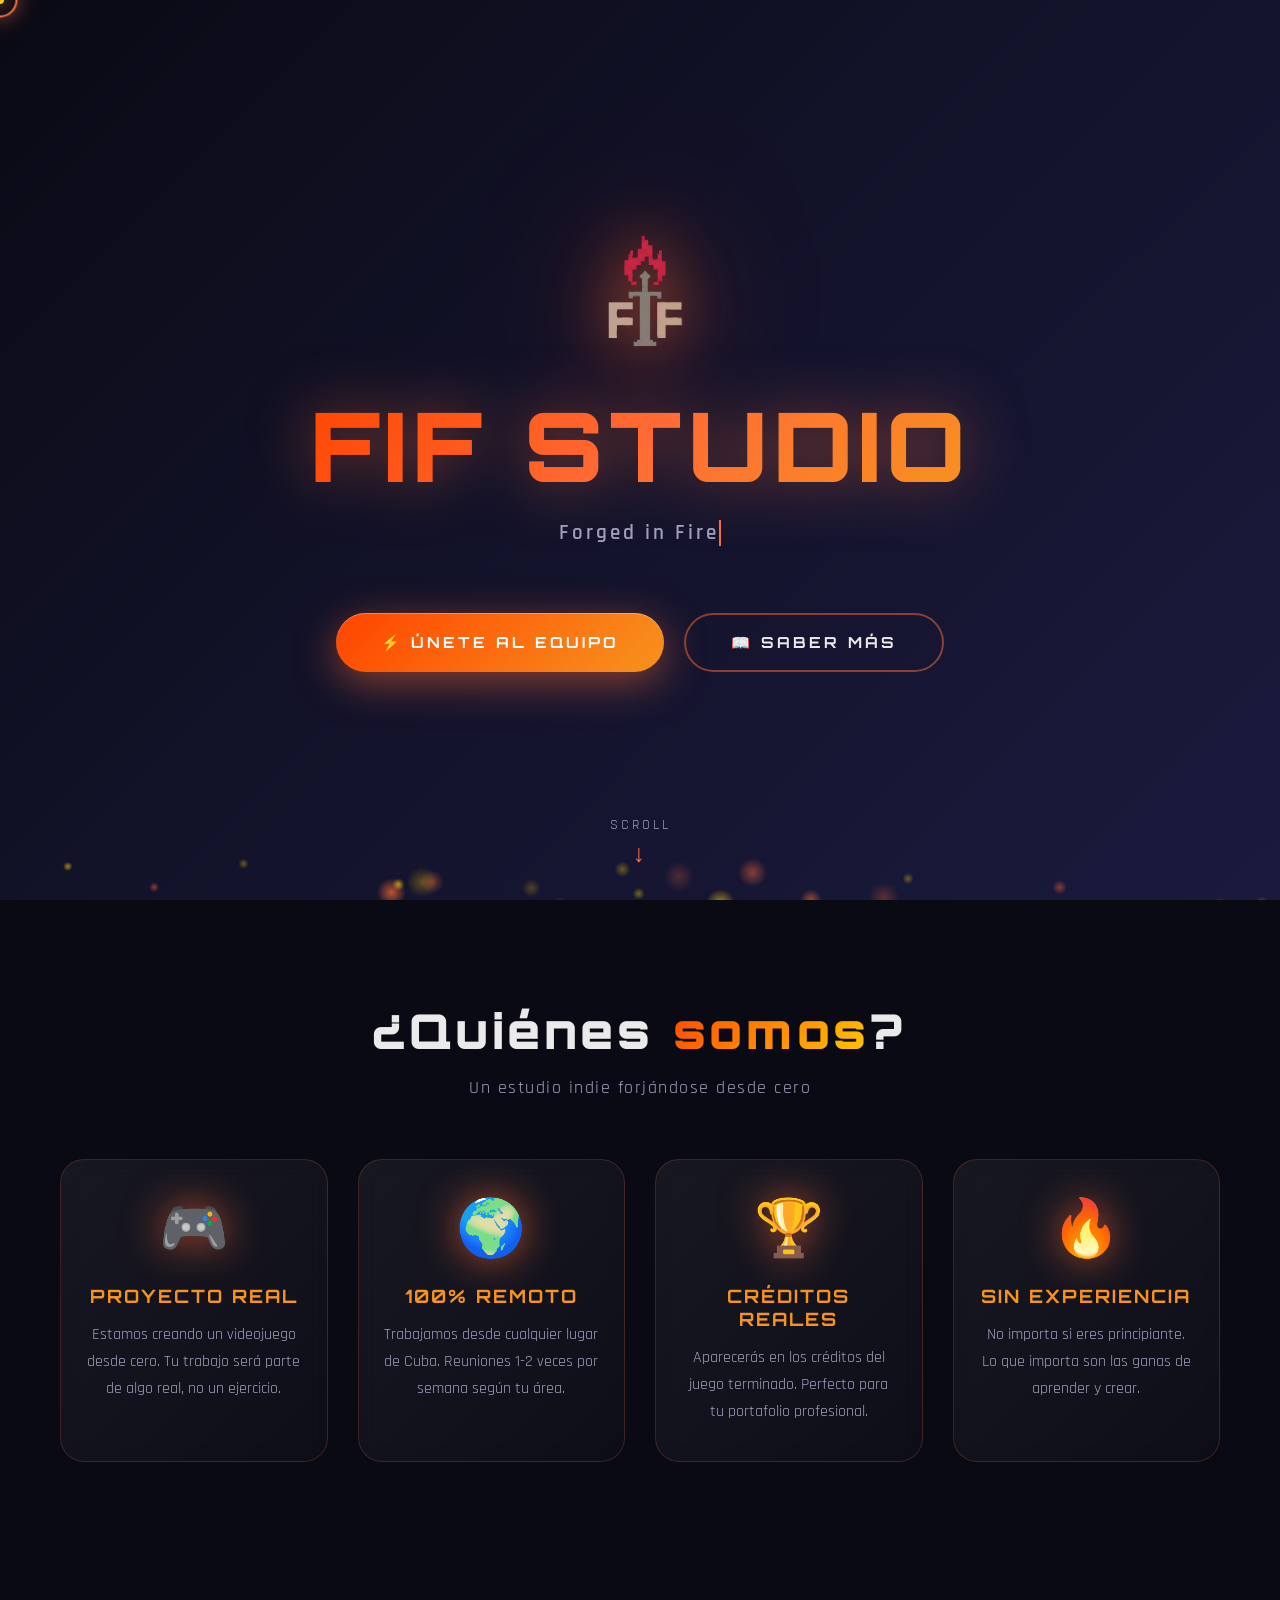
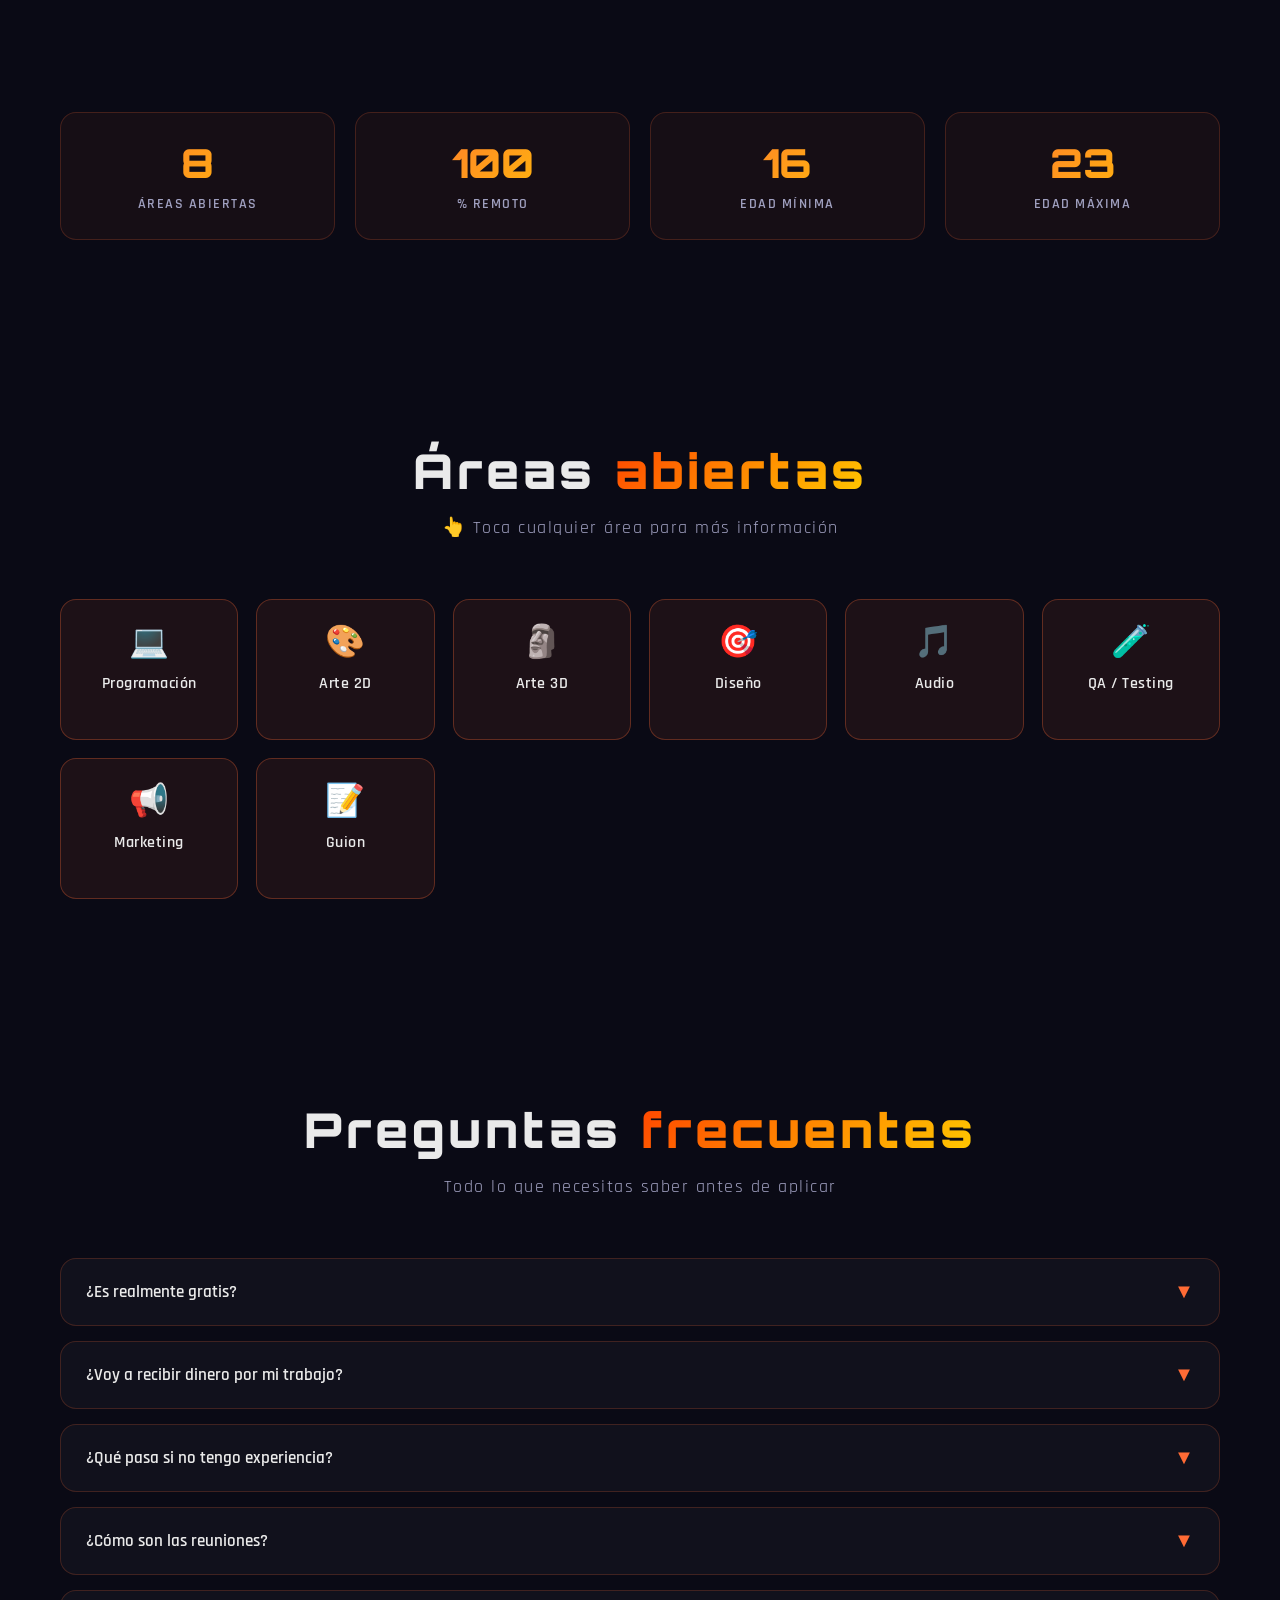
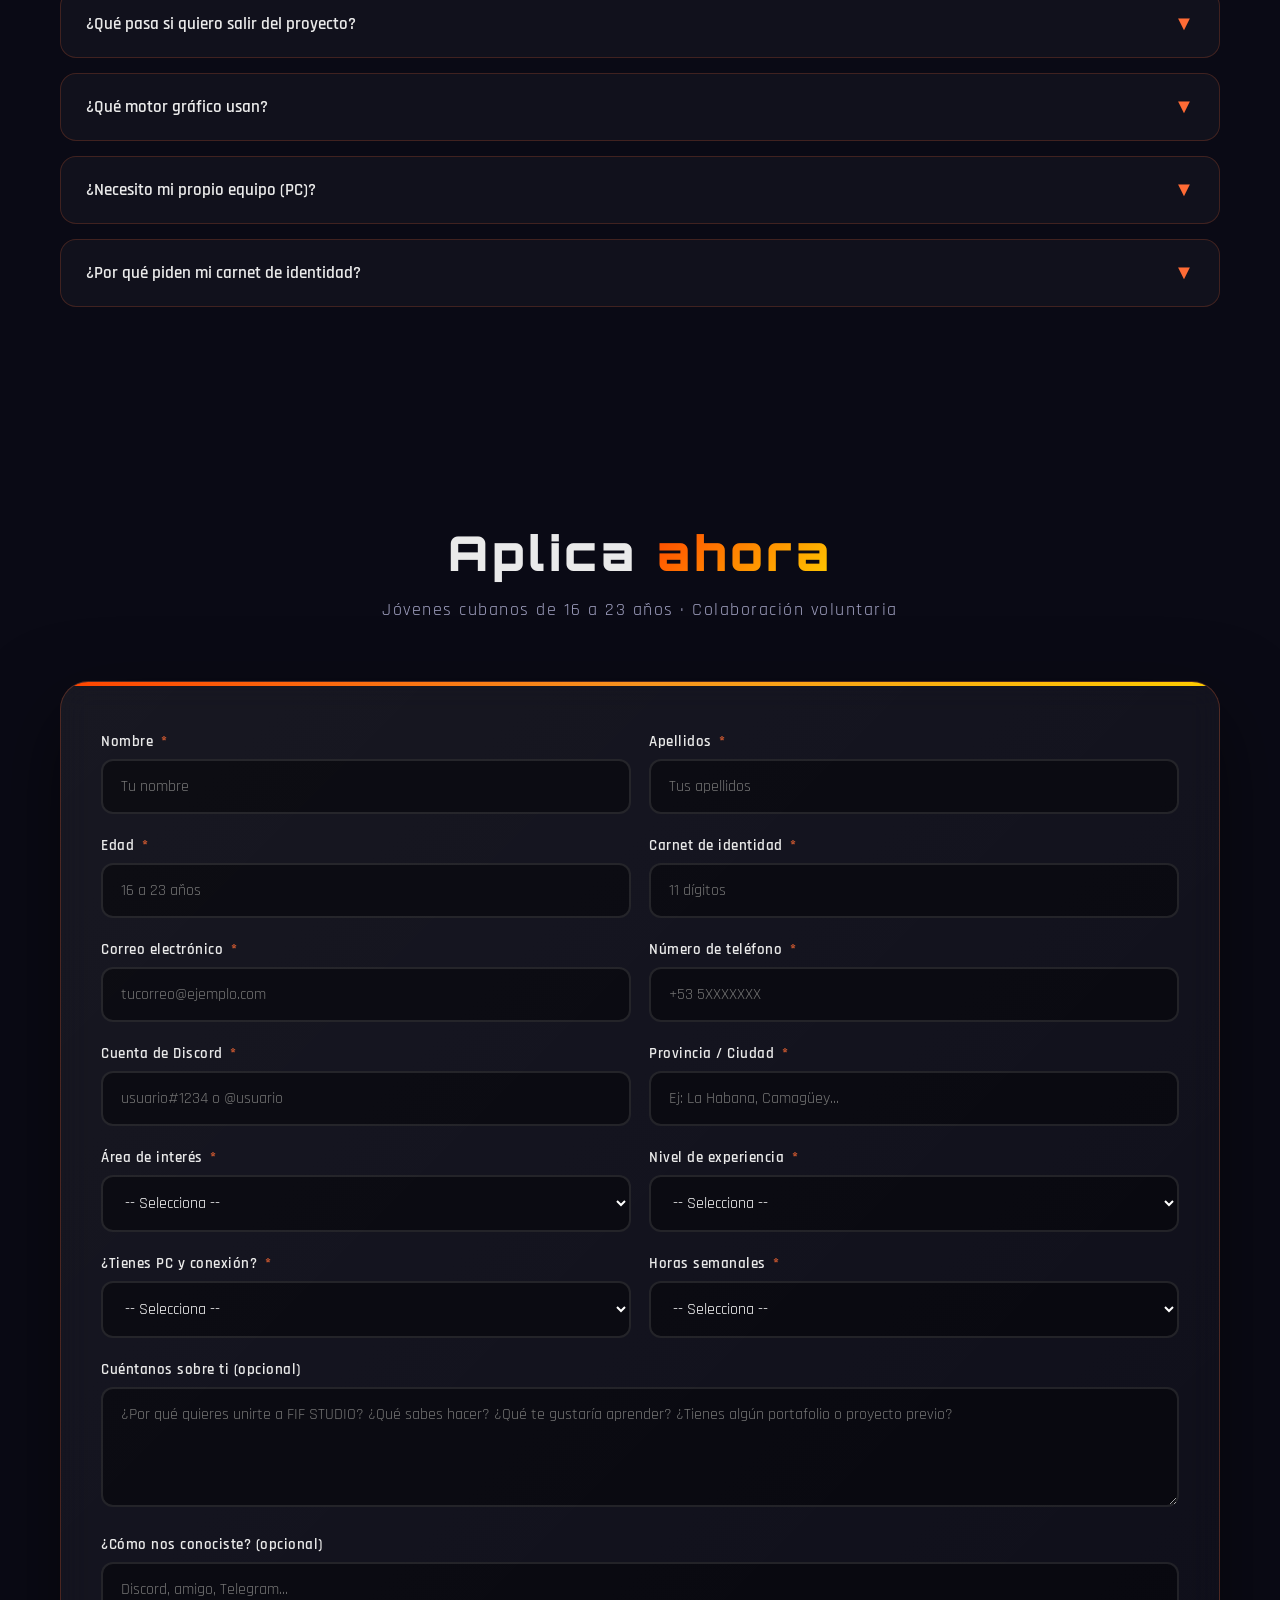
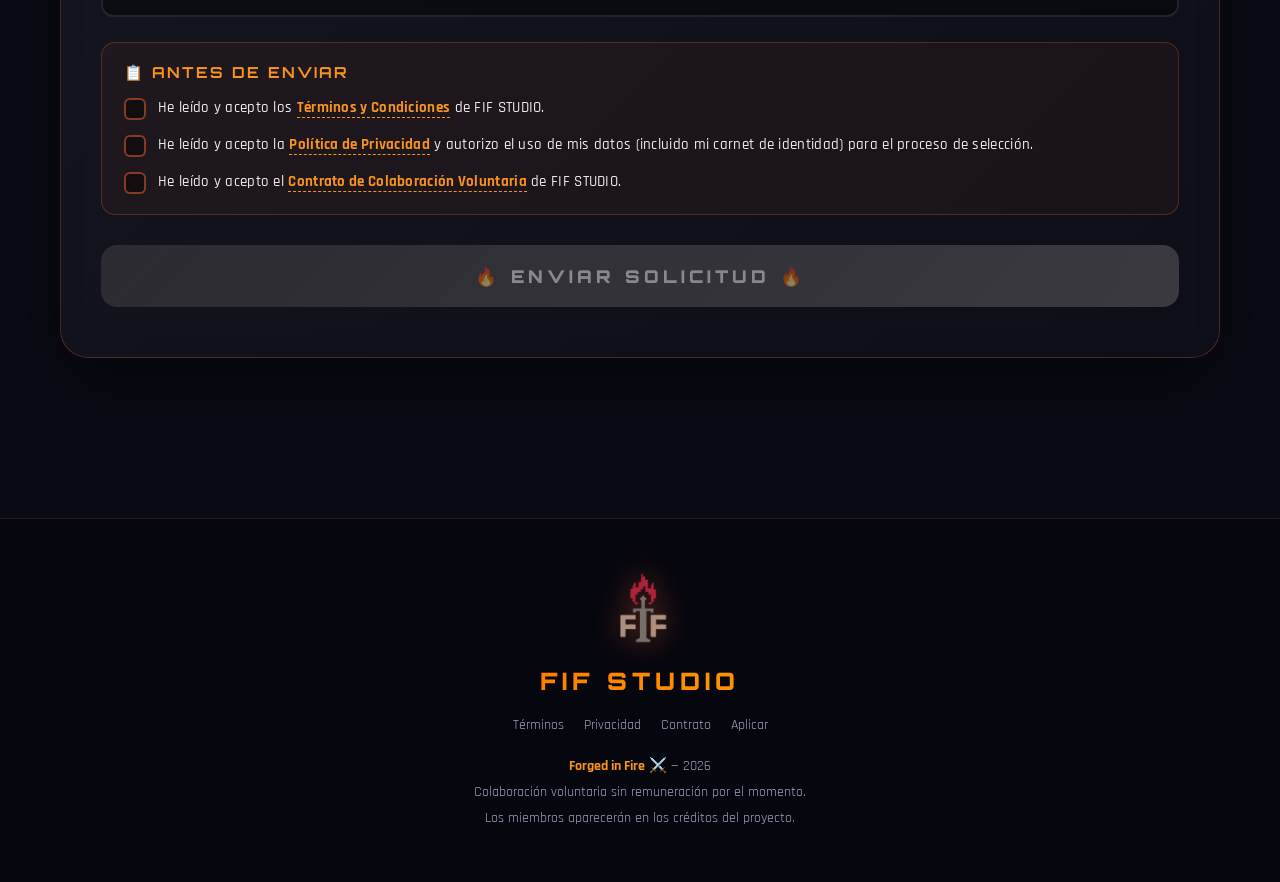
<file: index.html>
<!DOCTYPE html>
<html lang="es">
<head>
<meta charset="UTF-8">
<meta name="viewport" content="width=device-width, initial-scale=1.0">
<title>FIF STUDIO 🔥 Forged in Fire | Únete al equipo</title>
<meta name="description" content="Estudio indie de videojuegos buscando jóvenes cubanos apasionados. Programación, arte, diseño y más.">
<link rel="icon" type="image/png" href="img/logo.png">
<link rel="preconnect" href="https://fonts.googleapis.com">
<link rel="preconnect" href="https://fonts.gstatic.com" crossorigin>
<link href="https://fonts.googleapis.com/css2?family=Orbitron:wght@700;900&family=Rajdhani:wght@400;600;700&display=swap" rel="stylesheet">
<link rel="stylesheet" href="css/styles.css">
</head>
<body>

<div class="cursor-dot"></div>
<div class="cursor-ring"></div>
<div class="scroll-progress"></div>

<nav class="nav-float" id="navFloat">
  <a href="#info">ℹ️ Info</a>
  <a href="#areas">🎯 Áreas</a>
  <a href="#faq">❓ FAQ</a>
  <a href="#aplicar">🔥 Aplicar</a>
</nav>

<div class="bg-gradient"></div>
<canvas id="fireCanvas"></canvas>

<!-- HERO -->
<div class="hero">
  <div class="logo-container">
    <img src="img/logo.png" alt="FIF STUDIO Logo" class="logo-img">
  </div>
  <h1 class="title">FIF STUDIO</h1>
  <p class="subtitle">
    <span class="typing-text">Forged in Fire</span>
  </p>

  <div class="cta-buttons">
    <a href="#aplicar" class="btn btn-primary">⚡ ÚNETE AL EQUIPO</a>
    <a href="#info" class="btn btn-ghost">📖 SABER MÁS</a>
  </div>

  <div class="scroll-down">
    SCROLL
    <span class="scroll-arrow">↓</span>
  </div>
</div>

<!-- INFO -->
<section id="info" class="fade-in">
  <h2 class="section-title">¿Quiénes <span class="accent">somos</span>?</h2>
  <p class="section-subtitle">Un estudio indie forjándose desde cero</p>

  <div class="cards-grid stagger">
    <div class="card">
      <span class="card-icon">🎮</span>
      <h3>PROYECTO REAL</h3>
      <p>Estamos creando un videojuego desde cero. Tu trabajo será parte de algo real, no un ejercicio.</p>
    </div>
    <div class="card">
      <span class="card-icon">🌍</span>
      <h3>100% REMOTO</h3>
      <p>Trabajamos desde cualquier lugar de Cuba. Reuniones 1-2 veces por semana según tu área.</p>
    </div>
    <div class="card">
      <span class="card-icon">🏆</span>
      <h3>CRÉDITOS REALES</h3>
      <p>Aparecerás en los créditos del juego terminado. Perfecto para tu portafolio profesional.</p>
    </div>
    <div class="card">
      <span class="card-icon">🔥</span>
      <h3>SIN EXPERIENCIA</h3>
      <p>No importa si eres principiante. Lo que importa son las ganas de aprender y crear.</p>
    </div>
  </div>
</section>

<!-- STATS -->
<section class="fade-in">
  <div class="stats-grid">
    <div class="stat-item">
      <span class="stat-number" data-target="8">0</span>
      <span class="stat-label">Áreas abiertas</span>
    </div>
    <div class="stat-item">
      <span class="stat-number" data-target="100">0</span>
      <span class="stat-label">% Remoto</span>
    </div>
    <div class="stat-item">
      <span class="stat-number" data-target="16">0</span>
      <span class="stat-label">Edad mínima</span>
    </div>
    <div class="stat-item">
      <span class="stat-number" data-target="23">0</span>
      <span class="stat-label">Edad máxima</span>
    </div>
  </div>
</section>

<!-- AREAS -->
<section id="areas" class="fade-in">
  <h2 class="section-title">Áreas <span class="accent">abiertas</span></h2>
  <p class="section-subtitle">👆 Toca cualquier área para más información</p>

  <div class="areas-grid stagger">
    <div class="area-tag" data-area="programacion"><span class="emoji">💻</span>Programación<span class="ver-mas">Ver más →</span></div>
    <div class="area-tag" data-area="arte2d"><span class="emoji">🎨</span>Arte 2D<span class="ver-mas">Ver más →</span></div>
    <div class="area-tag" data-area="arte3d"><span class="emoji">🗿</span>Arte 3D<span class="ver-mas">Ver más →</span></div>
    <div class="area-tag" data-area="diseno"><span class="emoji">🎯</span>Diseño<span class="ver-mas">Ver más →</span></div>
    <div class="area-tag" data-area="audio"><span class="emoji">🎵</span>Audio<span class="ver-mas">Ver más →</span></div>
    <div class="area-tag" data-area="qa"><span class="emoji">🧪</span>QA / Testing<span class="ver-mas">Ver más →</span></div>
    <div class="area-tag" data-area="marketing"><span class="emoji">📢</span>Marketing<span class="ver-mas">Ver más →</span></div>
    <div class="area-tag" data-area="guion"><span class="emoji">📝</span>Guion<span class="ver-mas">Ver más →</span></div>
  </div>
</section>

<!-- FAQ -->
<section id="faq" class="fade-in">
  <h2 class="section-title">Preguntas <span class="accent">frecuentes</span></h2>
  <p class="section-subtitle">Todo lo que necesitas saber antes de aplicar</p>

  <div class="faq-list">
    <div class="faq-item">
      <div class="faq-question">¿Es realmente gratis? <span class="faq-arrow">▼</span></div>
      <div class="faq-answer">Sí, es 100% gratuito. No cobramos nada por participar. Es una colaboración voluntaria donde todos aprendemos juntos.</div>
    </div>

    <div class="faq-item">
      <div class="faq-question">¿Voy a recibir dinero por mi trabajo? <span class="faq-arrow">▼</span></div>
      <div class="faq-answer">Por ahora no, es una colaboración voluntaria sin remuneración. Si el proyecto genera ingresos en el futuro, se repartirán de forma justa entre los miembros activos.</div>
    </div>

    <div class="faq-item">
      <div class="faq-question">¿Qué pasa si no tengo experiencia? <span class="faq-arrow">▼</span></div>
      <div class="faq-answer">¡No hay problema! Buscamos personas con ganas de aprender. Los líderes de cada área te guiarán y podrás crecer dentro del equipo.</div>
    </div>

    <div class="faq-item">
      <div class="faq-question">¿Cómo son las reuniones? <span class="faq-arrow">▼</span></div>
      <div class="faq-answer">Son remotas por Discord. Los líderes se reúnen 1 vez por semana con el director, y cada líder se reúne 2 veces por semana con su equipo. Total: 3-4 horas semanales máximo.</div>
    </div>

    <div class="faq-item">
      <div class="faq-question">¿Qué pasa si quiero salir del proyecto? <span class="faq-arrow">▼</span></div>
      <div class="faq-answer">Puedes salir cuando quieras, avisando con al menos 1 semana de anticipación para que podamos redistribuir tu trabajo. No hay contratos vinculantes.</div>
    </div>

    <div class="faq-item">
      <div class="faq-question">¿Qué motor gráfico usan? <span class="faq-arrow">▼</span></div>
      <div class="faq-answer">Principalmente Godot (gratuito y open source) o Unity. La decisión final se toma en conjunto con el equipo de programación.</div>
    </div>

    <div class="faq-item">
      <div class="faq-question">¿Necesito mi propio equipo (PC)? <span class="faq-arrow">▼</span></div>
      <div class="faq-answer">Idealmente sí, una PC o laptop con conexión a internet. Si solo tienes móvil, aún puedes participar en áreas como diseño, guion o marketing.</div>
    </div>

    <div class="faq-item">
      <div class="faq-question">¿Por qué piden mi carnet de identidad? <span class="faq-arrow">▼</span></div>
      <div class="faq-answer">Únicamente para verificar tu identidad, evitar duplicados o suplantaciones y garantizar que cada persona participe una sola vez. Tu carnet no se compartirá con terceros ni se usará para fines distintos al proceso de selección.</div>
    </div>
  </div>
</section>

<!-- FORMULARIO -->
<section id="aplicar" class="fade-in">
  <h2 class="section-title">Aplica <span class="accent">ahora</span></h2>
  <p class="section-subtitle">Jóvenes cubanos de 16 a 23 años · Colaboración voluntaria</p>

  <div class="form-container">
    <form action="https://formsubmit.co/maikelmplus2009@gmail.com" method="POST" id="applyForm">

      <div class="form-row">
        <div class="form-group">
          <label>Nombre <span class="req">*</span></label>
          <input type="text" name="Nombre" required placeholder="Tu nombre">
        </div>

        <div class="form-group">
          <label>Apellidos <span class="req">*</span></label>
          <input type="text" name="Apellidos" required placeholder="Tus apellidos">
        </div>
      </div>

      <div class="form-row">
        <div class="form-group">
          <label>Edad <span class="req">*</span></label>
          <input type="number" name="Edad" min="16" max="23" required placeholder="16 a 23 años">
        </div>

        <div class="form-group">
          <label>Carnet de identidad <span class="req">*</span></label>
          <input type="text" name="Carnet" required placeholder="11 dígitos" pattern="[0-9]{11}" maxlength="11" title="Debe tener 11 dígitos">
        </div>
      </div>

      <div class="form-row">
        <div class="form-group">
          <label>Correo electrónico <span class="req">*</span></label>
          <input type="email" name="Email" required placeholder="tucorreo@ejemplo.com">
        </div>

        <div class="form-group">
          <label>Número de teléfono <span class="req">*</span></label>
          <input type="tel" name="Telefono" required placeholder="+53 5XXXXXXX" pattern="[\+0-9 ]{8,15}" title="Ej: +53 55512345">
        </div>
      </div>

      <div class="form-row">
        <div class="form-group">
          <label>Cuenta de Discord <span class="req">*</span></label>
          <input type="text" name="Discord" required placeholder="usuario#1234 o @usuario">
        </div>

        <div class="form-group">
          <label>Provincia / Ciudad <span class="req">*</span></label>
          <input type="text" name="Ubicacion" required placeholder="Ej: La Habana, Camagüey...">
        </div>
      </div>

      <div class="form-row">
        <div class="form-group">
          <label>Área de interés <span class="req">*</span></label>
          <select name="Area" required>
            <option value="">-- Selecciona --</option>
            <option value="Programación">💻 Programación</option>
            <option value="Arte 2D">🎨 Arte 2D</option>
            <option value="Arte 3D">🗿 Arte 3D</option>
            <option value="Diseño de juego">🎯 Diseño de juego</option>
            <option value="Audio">🎵 Audio</option>
            <option value="QA / Testing">🧪 QA / Testing</option>
            <option value="Marketing">📢 Marketing</option>
            <option value="Guion / Narrativa">📝 Guion / Narrativa</option>
          </select>
        </div>

        <div class="form-group">
          <label>Nivel de experiencia <span class="req">*</span></label>
          <select name="Experiencia" required>
            <option value="">-- Selecciona --</option>
            <option value="Principiante">🌱 Principiante</option>
            <option value="Intermedio">⚡ Intermedio</option>
            <option value="Avanzado">🔥 Avanzado</option>
          </select>
        </div>
      </div>

      <div class="form-row">
        <div class="form-group">
          <label>¿Tienes PC y conexión? <span class="req">*</span></label>
          <select name="Equipo" required>
            <option value="">-- Selecciona --</option>
            <option value="Sí, ambos">✅ Sí, ambos</option>
            <option value="Solo PC">💻 Solo PC/laptop</option>
            <option value="Solo móvil">📱 Solo móvil</option>
            <option value="No">❌ No por ahora</option>
          </select>
        </div>

        <div class="form-group">
          <label>Horas semanales <span class="req">*</span></label>
          <select name="Horas" required>
            <option value="">-- Selecciona --</option>
            <option value="Menos de 5">Menos de 5 horas</option>
            <option value="5 a 10">5 a 10 horas</option>
            <option value="10 a 20">10 a 20 horas</option>
            <option value="Más de 20">Más de 20 horas</option>
          </select>
        </div>
      </div>

      <div class="form-group">
        <label>Cuéntanos sobre ti (opcional)</label>
        <textarea name="Presentacion" placeholder="¿Por qué quieres unirte a FIF STUDIO? ¿Qué sabes hacer? ¿Qué te gustaría aprender? ¿Tienes algún portafolio o proyecto previo?"></textarea>
      </div>

      <div class="form-group">
        <label>¿Cómo nos conociste? (opcional)</label>
        <input type="text" name="Como nos conociste" placeholder="Discord, amigo, Telegram...">
      </div>

      <div class="legal-checks">
        <h4>📋 ANTES DE ENVIAR</h4>

        <div class="check-item">
          <input type="checkbox" id="checkTerms" name="Acepta_Terminos" value="Sí" required>
          <label for="checkTerms">He leído y acepto los <a href="terminos.html" target="_blank">Términos y Condiciones</a> de FIF STUDIO.</label>
        </div>

        <div class="check-item">
          <input type="checkbox" id="checkPrivacy" name="Acepta_Privacidad" value="Sí" required>
          <label for="checkPrivacy">He leído y acepto la <a href="privacidad.html" target="_blank">Política de Privacidad</a> y autorizo el uso de mis datos (incluido mi carnet de identidad) para el proceso de selección.</label>
        </div>

        <div class="check-item">
          <input type="checkbox" id="checkContract" name="Acepta_Contrato" value="Sí" required>
          <label for="checkContract">He leído y acepto el <a href="contrato.html" target="_blank">Contrato de Colaboración Voluntaria</a> de FIF STUDIO.</label>
        </div>
      </div>

      <input type="hidden" name="_subject" value="🔥 Nueva solicitud FIF STUDIO">
      <input type="hidden" name="_template" value="table">
      <input type="hidden" name="_captcha" value="false">
      <input type="hidden" name="_next" value="https://mplus2009.github.io/FIF-STUDIO/gracias.html">
      <input type="hidden" name="_autoresponse" value="¡Gracias por aplicar a FIF STUDIO! 🔥 Hemos recibido tu solicitud. Revisaremos tu perfil y te contactaremos pronto por Discord o correo. Mientras tanto, sigue practicando — la forja no se detiene. ⚔️ — Equipo FIF STUDIO">

      <button type="submit" class="btn-submit" id="submitBtn" disabled>
        <span>🔥 ENVIAR SOLICITUD 🔥</span>
      </button>
    </form>
  </div>
</section>

<!-- MODAL -->
<div class="modal-overlay" id="modalOverlay">
  <div class="modal-content">
    <button class="modal-close" id="modalClose">✕</button>
    <span class="modal-icon" id="modalIcon">💻</span>
    <h3 class="modal-title" id="modalTitle">Programación</h3>
    <p class="modal-description" id="modalDescription"></p>
    <ul class="modal-list" id="modalList"></ul>
  </div>
</div>

<!-- FOOTER -->
<footer>
  <img src="img/logo.png" alt="FIF STUDIO" class="footer-logo-img">
  <div class="footer-logo">FIF STUDIO</div>
  <div class="footer-links">
    <a href="terminos.html">Términos</a>
    <a href="privacidad.html">Privacidad</a>
    <a href="contrato.html">Contrato</a>
    <a href="#aplicar">Aplicar</a>
  </div>
  <div class="footer-note">
    <strong>Forged in Fire</strong> ⚔️ — 2026<br>
    Colaboración voluntaria sin remuneración por el momento.<br>
    Los miembros aparecerán en los créditos del proyecto.
  </div>
</footer>

<button class="back-top" id="backTop">↑</button>

<script src="js/main.js"></script>

</body>
</html>
</file>
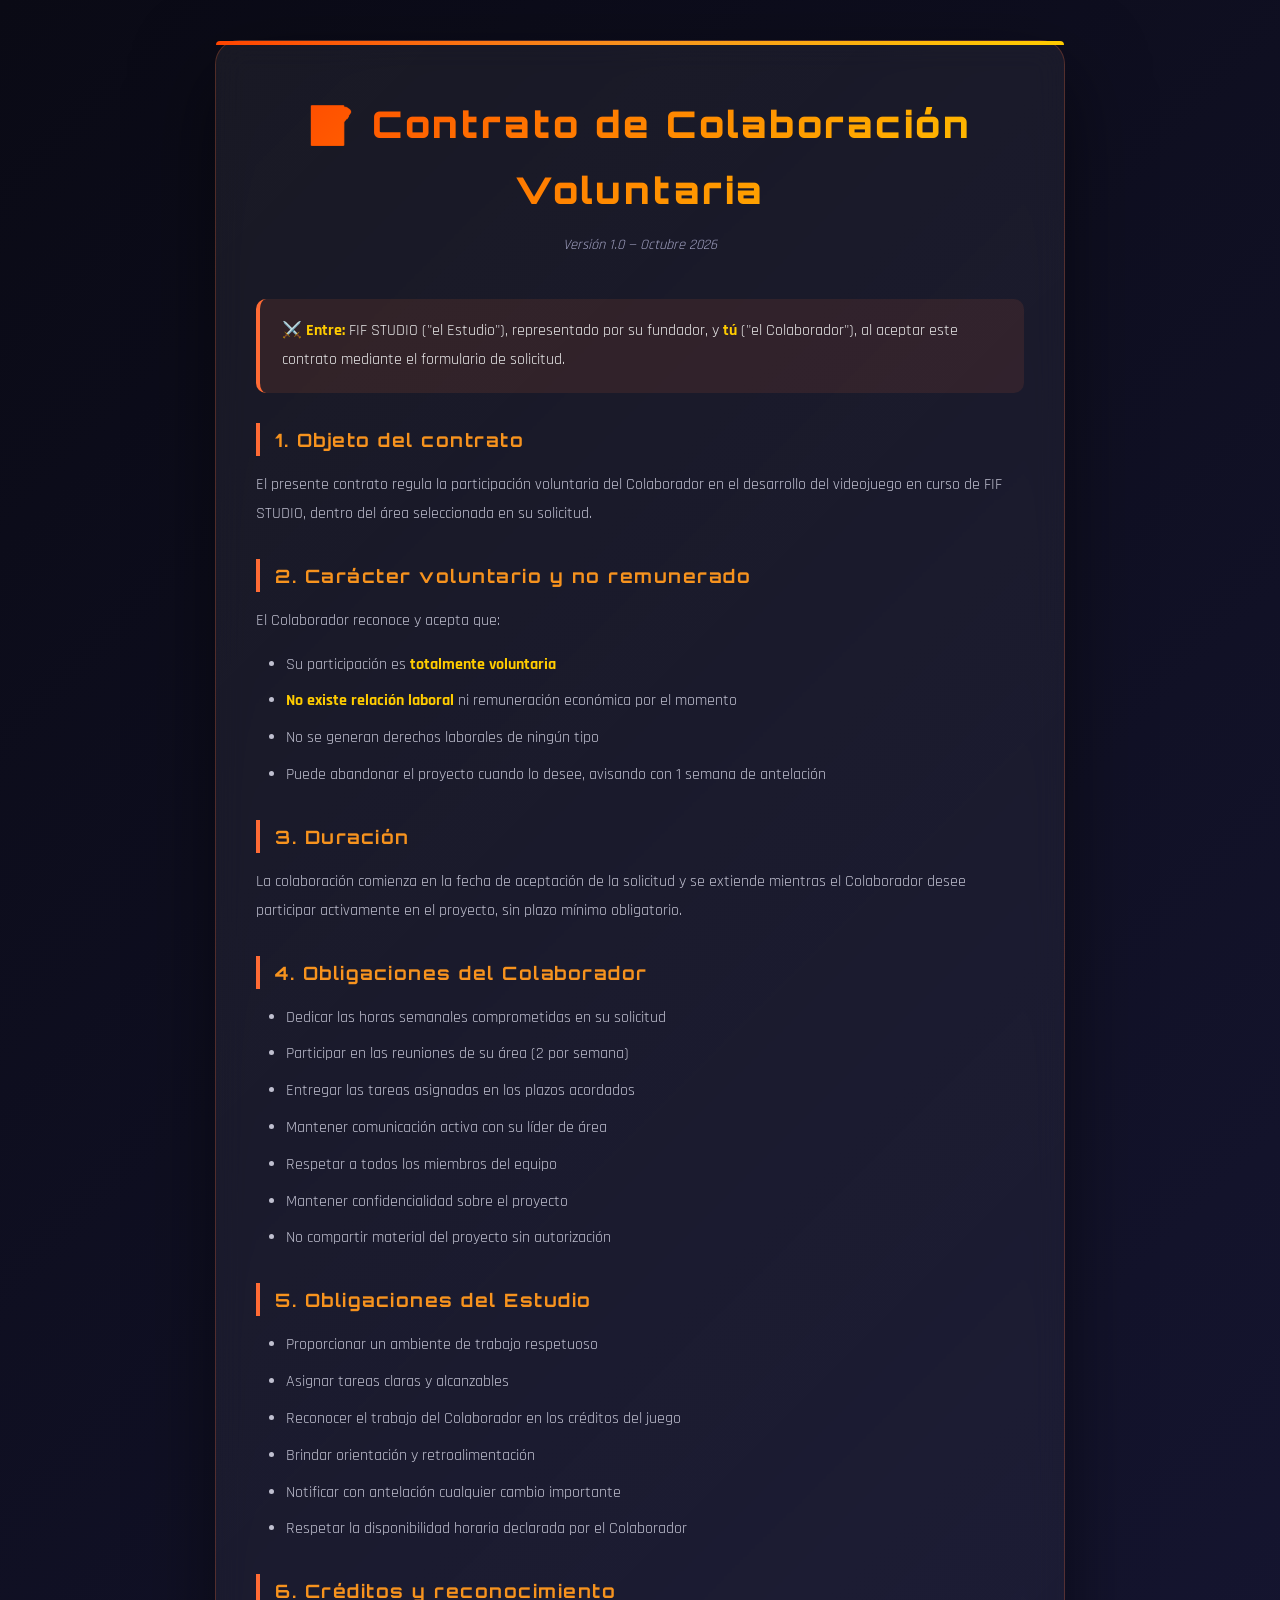
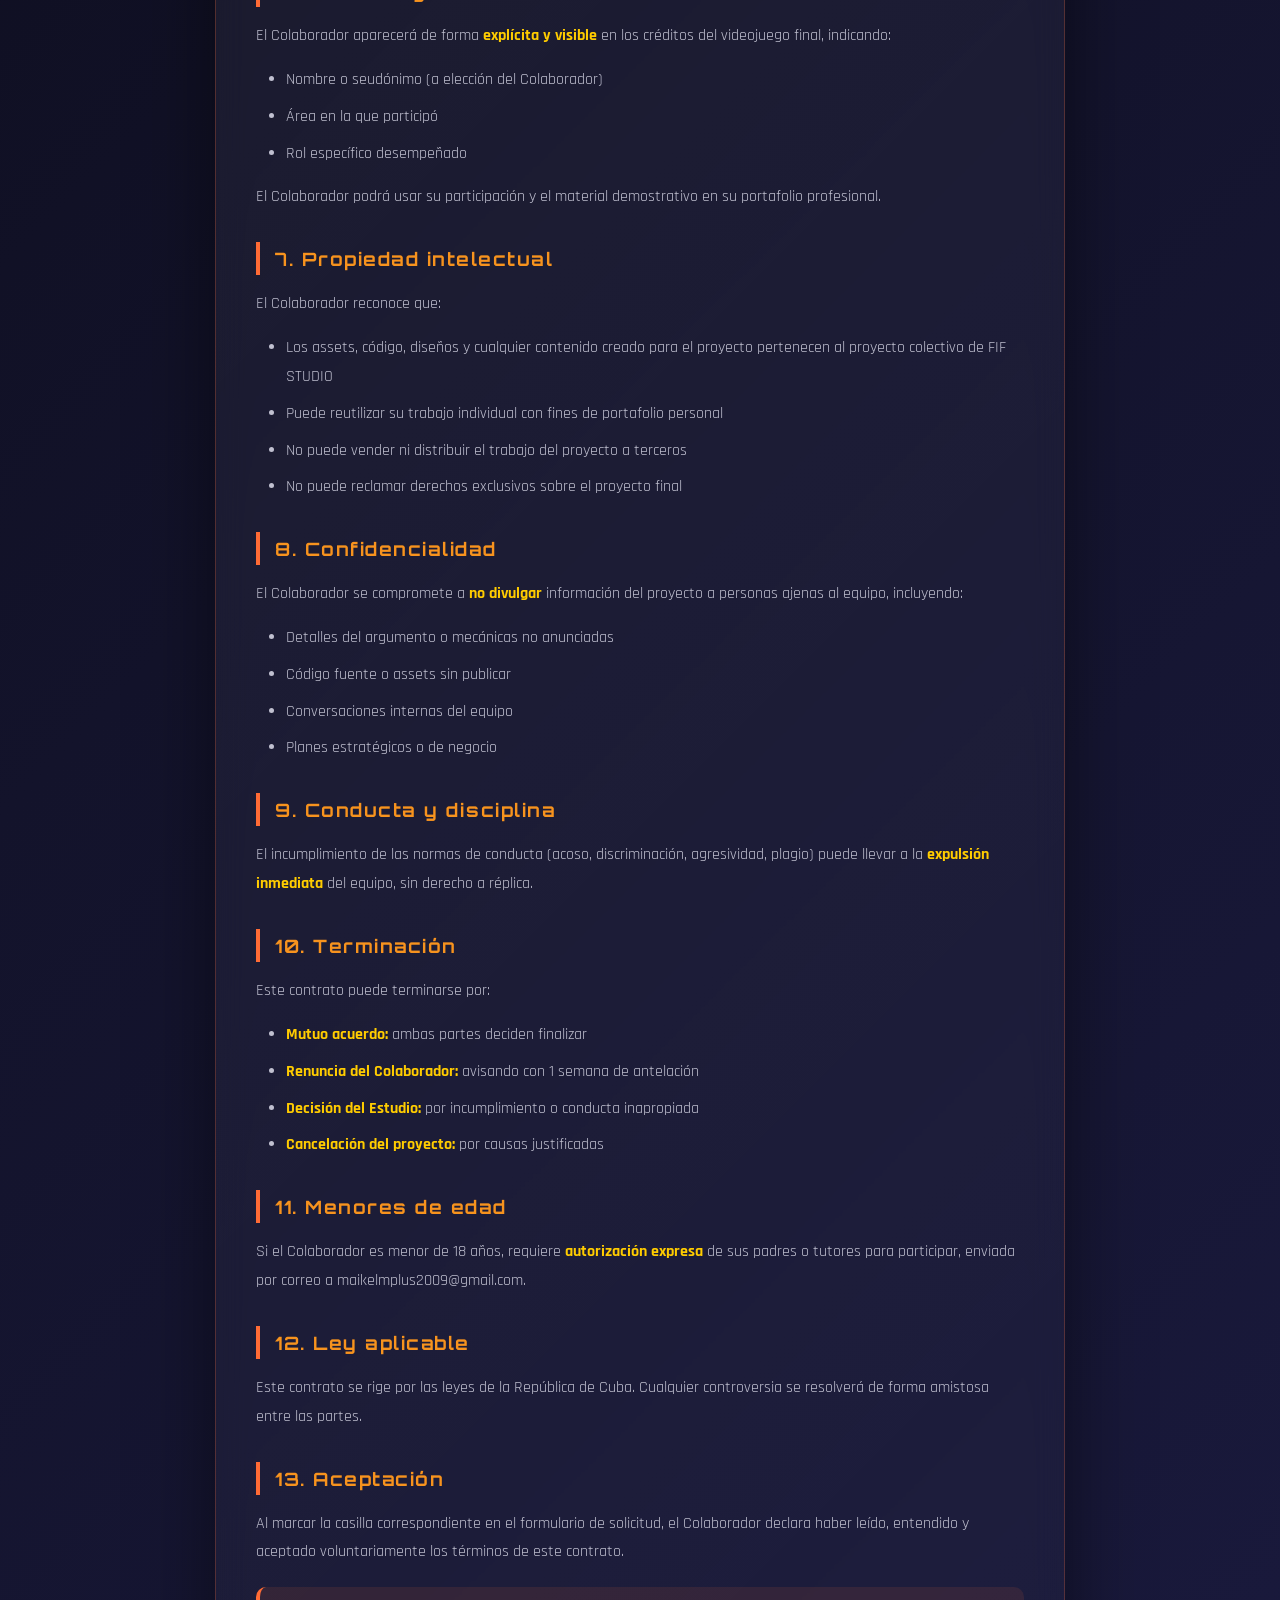
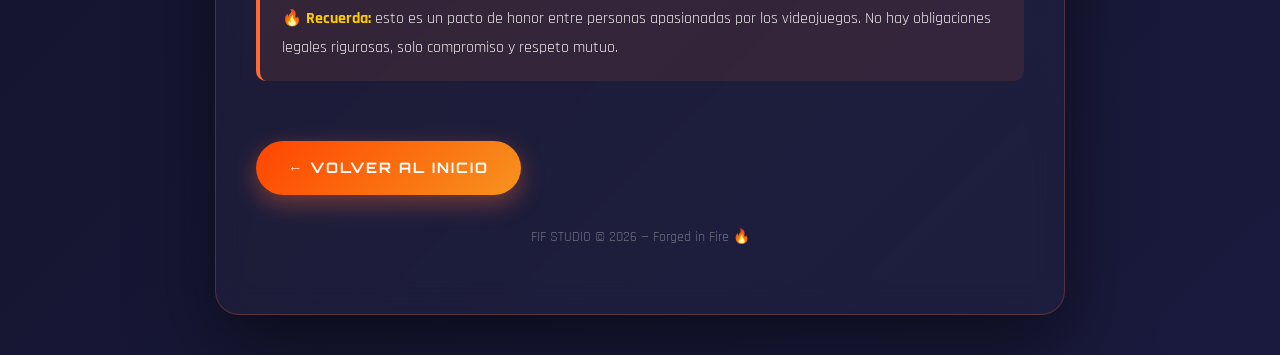
<file: contrato.html>
<!DOCTYPE html>
<html lang="es">
<head>
<meta charset="UTF-8">
<meta name="viewport" content="width=device-width, initial-scale=1.0">
<title>Contrato de Colaboración Voluntaria | FIF STUDIO</title>
<link href="https://fonts.googleapis.com/css2?family=Orbitron:wght@700;900&family=Rajdhani:wght@400;600;700&display=swap" rel="stylesheet">
<style>
  * { margin: 0; padding: 0; box-sizing: border-box; }
  body {
    font-family: 'Rajdhani', sans-serif;
    background: linear-gradient(135deg, #0a0a15 0%, #13132b 50%, #1a1a3e 100%);
    color: #eaeaea;
    min-height: 100vh;
    padding: 40px 20px;
    line-height: 1.8;
  }
  .container {
    max-width: 850px;
    margin: 0 auto;
    background: linear-gradient(135deg, rgba(255,255,255,0.06), rgba(255,255,255,0.02));
    border: 1px solid rgba(255,107,53,0.25);
    border-radius: 24px;
    padding: 50px 40px;
    backdrop-filter: blur(15px);
    box-shadow: 0 30px 80px rgba(0,0,0,0.5);
    position: relative;
  }
  .container::before {
    content: '';
    position: absolute;
    top: 0; left: 0; right: 0;
    height: 4px;
    background: linear-gradient(90deg, #ff4500, #f7931e, #ffcc00);
    border-radius: 24px 24px 0 0;
  }
  h1 {
    font-family: 'Orbitron', sans-serif;
    font-size: clamp(1.6em, 4vw, 2.3em);
    font-weight: 900;
    letter-spacing: 3px;
    background: linear-gradient(135deg, #ff4500, #ffcc00);
    -webkit-background-clip: text;
    -webkit-text-fill-color: transparent;
    background-clip: text;
    margin-bottom: 10px;
    text-align: center;
  }
  .update-date {
    text-align: center;
    color: #a0a0c0;
    font-style: italic;
    margin-bottom: 40px;
    font-size: 0.9em;
  }
  h2 {
    font-family: 'Orbitron', sans-serif;
    font-size: 1.15em;
    color: #f7931e;
    margin: 30px 0 15px;
    letter-spacing: 1.5px;
    border-left: 4px solid #ff6b35;
    padding-left: 15px;
  }
  p { margin-bottom: 15px; color: #c0c0d0; }
  ul { margin: 15px 0 15px 30px; color: #c0c0d0; }
  li { margin-bottom: 8px; }
  strong { color: #ffcc00; }
  .highlight-box {
    background: rgba(255,107,53,0.1);
    border-left: 4px solid #ff6b35;
    padding: 18px 22px;
    border-radius: 10px;
    margin: 20px 0;
  }
  .highlight-box p { margin-bottom: 0; color: #eaeaea; }
  .back-btn {
    display: inline-flex;
    align-items: center;
    gap: 10px;
    margin-top: 40px;
    padding: 14px 32px;
    background: linear-gradient(135deg, #ff4500, #f7931e);
    color: white;
    text-decoration: none;
    border-radius: 50px;
    font-family: 'Orbitron', sans-serif;
    font-size: 0.9em;
    font-weight: 700;
    letter-spacing: 2px;
    transition: all 0.3s;
    box-shadow: 0 8px 25px rgba(255,107,53,0.4);
  }
  .back-btn:hover {
    transform: translateY(-3px) scale(1.05);
    box-shadow: 0 15px 35px rgba(255,107,53,0.6);
  }
  .footer-note {
    text-align: center;
    margin-top: 30px;
    color: #707080;
    font-size: 0.85em;
  }
</style>
</head>
<body>
<div class="container">
  <h1>📝 Contrato de Colaboración Voluntaria</h1>
  <p class="update-date">Versión 1.0 — Octubre 2026</p>

  <div class="highlight-box">
    <p><strong>⚔️ Entre:</strong> FIF STUDIO ("el Estudio"), representado por su fundador, y <strong>tú</strong> ("el Colaborador"), al aceptar este contrato mediante el formulario de solicitud.</p>
  </div>

  <h2>1. Objeto del contrato</h2>
  <p>El presente contrato regula la participación voluntaria del Colaborador en el desarrollo del videojuego en curso de FIF STUDIO, dentro del área seleccionada en su solicitud.</p>

  <h2>2. Carácter voluntario y no remunerado</h2>
  <p>El Colaborador reconoce y acepta que:</p>
  <ul>
    <li>Su participación es <strong>totalmente voluntaria</strong></li>
    <li><strong>No existe relación laboral</strong> ni remuneración económica por el momento</li>
    <li>No se generan derechos laborales de ningún tipo</li>
    <li>Puede abandonar el proyecto cuando lo desee, avisando con 1 semana de antelación</li>
  </ul>

  <h2>3. Duración</h2>
  <p>La colaboración comienza en la fecha de aceptación de la solicitud y se extiende mientras el Colaborador desee participar activamente en el proyecto, sin plazo mínimo obligatorio.</p>

  <h2>4. Obligaciones del Colaborador</h2>
  <ul>
    <li>Dedicar las horas semanales comprometidas en su solicitud</li>
    <li>Participar en las reuniones de su área (2 por semana)</li>
    <li>Entregar las tareas asignadas en los plazos acordados</li>
    <li>Mantener comunicación activa con su líder de área</li>
    <li>Respetar a todos los miembros del equipo</li>
    <li>Mantener confidencialidad sobre el proyecto</li>
    <li>No compartir material del proyecto sin autorización</li>
  </ul>

  <h2>5. Obligaciones del Estudio</h2>
  <ul>
    <li>Proporcionar un ambiente de trabajo respetuoso</li>
    <li>Asignar tareas claras y alcanzables</li>
    <li>Reconocer el trabajo del Colaborador en los créditos del juego</li>
    <li>Brindar orientación y retroalimentación</li>
    <li>Notificar con antelación cualquier cambio importante</li>
    <li>Respetar la disponibilidad horaria declarada por el Colaborador</li>
  </ul>

  <h2>6. Créditos y reconocimiento</h2>
  <p>El Colaborador aparecerá de forma <strong>explícita y visible</strong> en los créditos del videojuego final, indicando:</p>
  <ul>
    <li>Nombre o seudónimo (a elección del Colaborador)</li>
    <li>Área en la que participó</li>
    <li>Rol específico desempeñado</li>
  </ul>
  <p>El Colaborador podrá usar su participación y el material demostrativo en su portafolio profesional.</p>

  <h2>7. Propiedad intelectual</h2>
  <p>El Colaborador reconoce que:</p>
  <ul>
    <li>Los assets, código, diseños y cualquier contenido creado para el proyecto pertenecen al proyecto colectivo de FIF STUDIO</li>
    <li>Puede reutilizar su trabajo individual con fines de portafolio personal</li>
    <li>No puede vender ni distribuir el trabajo del proyecto a terceros</li>
    <li>No puede reclamar derechos exclusivos sobre el proyecto final</li>
  </ul>

  <h2>8. Confidencialidad</h2>
  <p>El Colaborador se compromete a <strong>no divulgar</strong> información del proyecto a personas ajenas al equipo, incluyendo:</p>
  <ul>
    <li>Detalles del argumento o mecánicas no anunciadas</li>
    <li>Código fuente o assets sin publicar</li>
    <li>Conversaciones internas del equipo</li>
    <li>Planes estratégicos o de negocio</li>
  </ul>

  <h2>9. Conducta y disciplina</h2>
  <p>El incumplimiento de las normas de conducta (acoso, discriminación, agresividad, plagio) puede llevar a la <strong>expulsión inmediata</strong> del equipo, sin derecho a réplica.</p>

  <h2>10. Terminación</h2>
  <p>Este contrato puede terminarse por:</p>
  <ul>
    <li><strong>Mutuo acuerdo:</strong> ambas partes deciden finalizar</li>
    <li><strong>Renuncia del Colaborador:</strong> avisando con 1 semana de antelación</li>
    <li><strong>Decisión del Estudio:</strong> por incumplimiento o conducta inapropiada</li>
    <li><strong>Cancelación del proyecto:</strong> por causas justificadas</li>
  </ul>

  <h2>11. Menores de edad</h2>
  <p>Si el Colaborador es menor de 18 años, requiere <strong>autorización expresa</strong> de sus padres o tutores para participar, enviada por correo a maikelmplus2009@gmail.com.</p>

  <h2>12. Ley aplicable</h2>
  <p>Este contrato se rige por las leyes de la República de Cuba. Cualquier controversia se resolverá de forma amistosa entre las partes.</p>

  <h2>13. Aceptación</h2>
  <p>Al marcar la casilla correspondiente en el formulario de solicitud, el Colaborador declara haber leído, entendido y aceptado voluntariamente los términos de este contrato.</p>

  <div class="highlight-box">
    <p>🔥 <strong>Recuerda:</strong> esto es un pacto de honor entre personas apasionadas por los videojuegos. No hay obligaciones legales rigurosas, solo compromiso y respeto mutuo.</p>
  </div>

  <a href="index.html" class="back-btn">← VOLVER AL INICIO</a>
  <p class="footer-note">FIF STUDIO © 2026 — Forged in Fire 🔥</p>
</div>
</body>
</html>
</file>
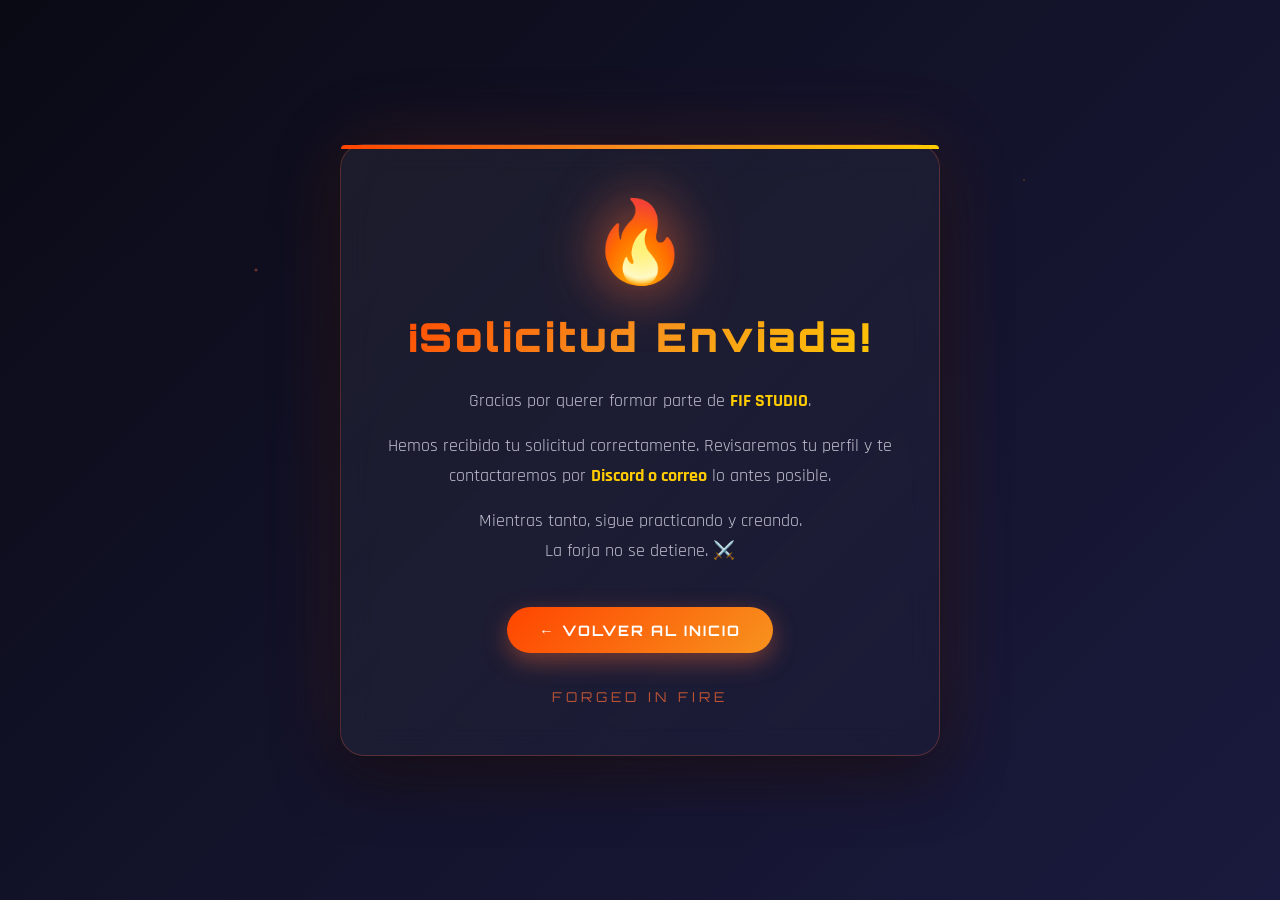
<file: gracias.html>
<!DOCTYPE html>
<html lang="es">
<head>
<meta charset="UTF-8">
<meta name="viewport" content="width=device-width, initial-scale=1.0">
<title>¡Gracias! 🔥 FIF STUDIO</title>
<link href="https://fonts.googleapis.com/css2?family=Orbitron:wght@700;900&family=Rajdhani:wght@400;600;700&display=swap" rel="stylesheet">
<style>
  * { margin: 0; padding: 0; box-sizing: border-box; }

  body {
    font-family: 'Rajdhani', sans-serif;
    background: linear-gradient(135deg, #0a0a15 0%, #13132b 50%, #1a1a3e 100%);
    color: #eaeaea;
    min-height: 100vh;
    display: flex;
    align-items: center;
    justify-content: center;
    padding: 20px;
    text-align: center;
    overflow: hidden;
    position: relative;
  }

  .bg-fire::before {
    content: '';
    position: absolute;
    inset: 0;
    background-image: 
      radial-gradient(2px 2px at 20% 30%, rgba(255,107,53,0.6), transparent),
      radial-gradient(2px 2px at 60% 70%, rgba(255,204,0,0.5), transparent),
      radial-gradient(1px 1px at 40% 80%, rgba(255,69,0,0.7), transparent),
      radial-gradient(1px 1px at 80% 20%, rgba(247,147,30,0.6), transparent);
    animation: sparkle 6s ease-in-out infinite alternate;
  }

  @keyframes sparkle {
    0%   { opacity: 0.3; }
    100% { opacity: 0.9; }
  }

  .card {
    max-width: 600px;
    background: linear-gradient(135deg, rgba(255,255,255,0.06), rgba(255,255,255,0.02));
    border: 1px solid rgba(255,107,53,0.25);
    border-radius: 24px;
    padding: 50px 35px;
    backdrop-filter: blur(15px);
    box-shadow: 0 20px 60px rgba(0,0,0,0.5), 0 0 80px rgba(255,107,53,0.15);
    position: relative;
    z-index: 1;
    animation: cardIn 0.8s cubic-bezier(0.4, 0, 0.2, 1);
  }

  @keyframes cardIn {
    0%   { opacity: 0; transform: translateY(40px) scale(0.95); }
    100% { opacity: 1; transform: translateY(0) scale(1); }
  }

  .card::before {
    content: '';
    position: absolute;
    top: 0; left: 0; right: 0;
    height: 4px;
    background: linear-gradient(90deg, #ff4500, #f7931e, #ffcc00, #f7931e, #ff4500);
    background-size: 200% 100%;
    border-radius: 24px 24px 0 0;
    animation: gradientMove 3s linear infinite;
  }

  @keyframes gradientMove {
    0%   { background-position: 0% 0; }
    100% { background-position: 200% 0; }
  }

  .fire-big {
    font-size: 5em;
    display: block;
    margin-bottom: 15px;
    animation: flicker 1.5s infinite alternate;
    filter: drop-shadow(0 0 30px rgba(255,107,53,0.8));
  }

  @keyframes flicker {
    0%   { transform: scale(1); filter: drop-shadow(0 0 30px rgba(255,107,53,0.8)); }
    100% { transform: scale(1.1); filter: drop-shadow(0 0 50px rgba(255,204,0,1)); }
  }

  h1 {
    font-family: 'Orbitron', sans-serif;
    font-size: clamp(1.8em, 5vw, 2.5em);
    font-weight: 900;
    letter-spacing: 3px;
    background: linear-gradient(135deg, #ff4500 0%, #f7931e 50%, #ffcc00 100%);
    -webkit-background-clip: text;
    -webkit-text-fill-color: transparent;
    background-clip: text;
    margin-bottom: 25px;
  }

  p {
    font-size: 1.1em;
    line-height: 1.7;
    color: #c0c0d0;
    margin-bottom: 15px;
  }

  .highlight {
    color: #ffcc00;
    font-weight: 700;
  }

  .btn-back {
    display: inline-flex;
    align-items: center;
    gap: 10px;
    margin-top: 25px;
    padding: 14px 32px;
    background: linear-gradient(135deg, #ff4500, #f7931e);
    color: white;
    text-decoration: none;
    border-radius: 50px;
    font-family: 'Orbitron', sans-serif;
    font-size: 0.9em;
    font-weight: 700;
    letter-spacing: 2px;
    transition: all 0.3s;
    box-shadow: 0 8px 25px rgba(255,107,53,0.4);
  }

  .btn-back:hover {
    transform: translateY(-3px) scale(1.05);
    box-shadow: 0 15px 35px rgba(255,107,53,0.6);
  }

  .logo-footer {
    margin-top: 35px;
    font-family: 'Orbitron', sans-serif;
    font-size: 0.85em;
    letter-spacing: 4px;
    color: #ff6b35;
    opacity: 0.7;
  }
</style>
</head>
<body>
<div class="bg-fire"></div>
<div class="card">
  <span class="fire-big">🔥</span>
  <h1>¡Solicitud Enviada!</h1>
  <p>Gracias por querer formar parte de <span class="highlight">FIF STUDIO</span>.</p>
  <p>Hemos recibido tu solicitud correctamente. Revisaremos tu perfil y te contactaremos por <span class="highlight">Discord o correo</span> lo antes posible.</p>
  <p>Mientras tanto, sigue practicando y creando.<br>La forja no se detiene. ⚔️</p>
  <a href="index.html" class="btn-back">← VOLVER AL INICIO</a>
  <div class="logo-footer">FORGED IN FIRE</div>
</div>
</body>
</html>
</file>
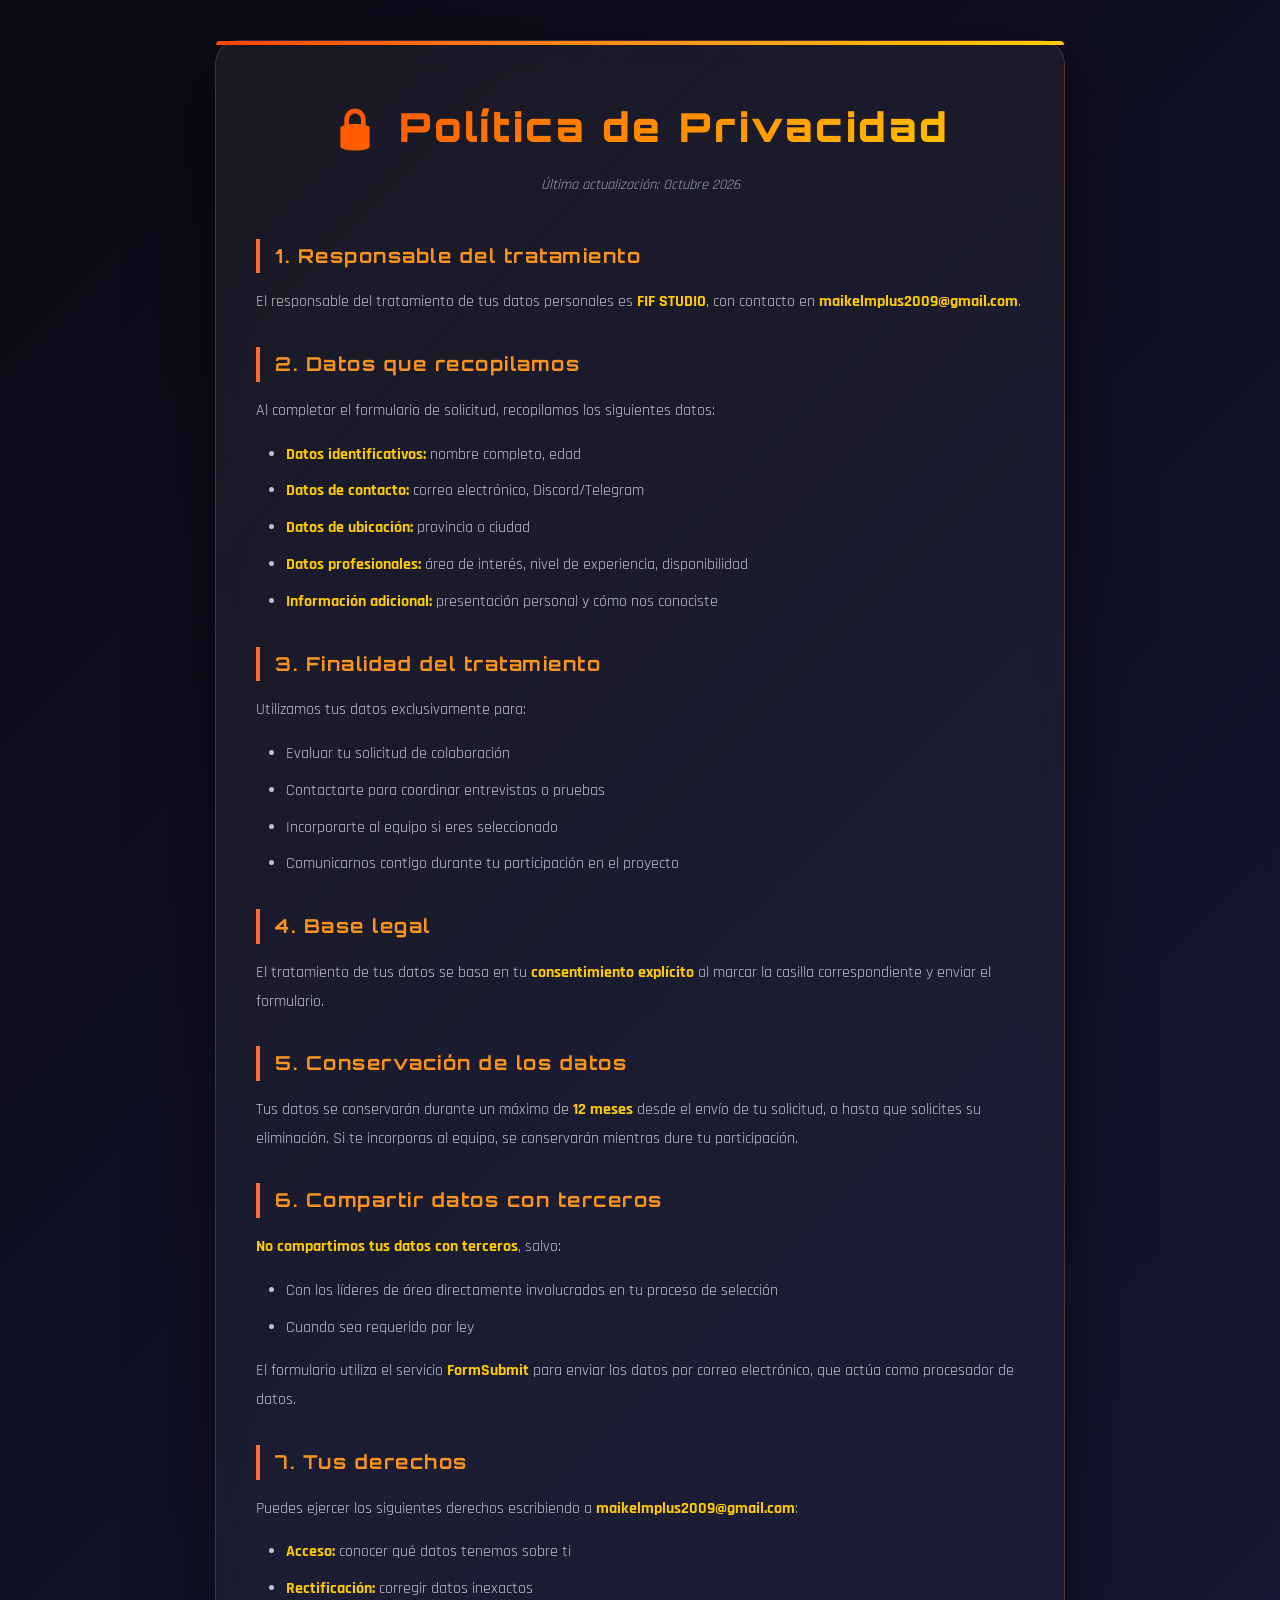
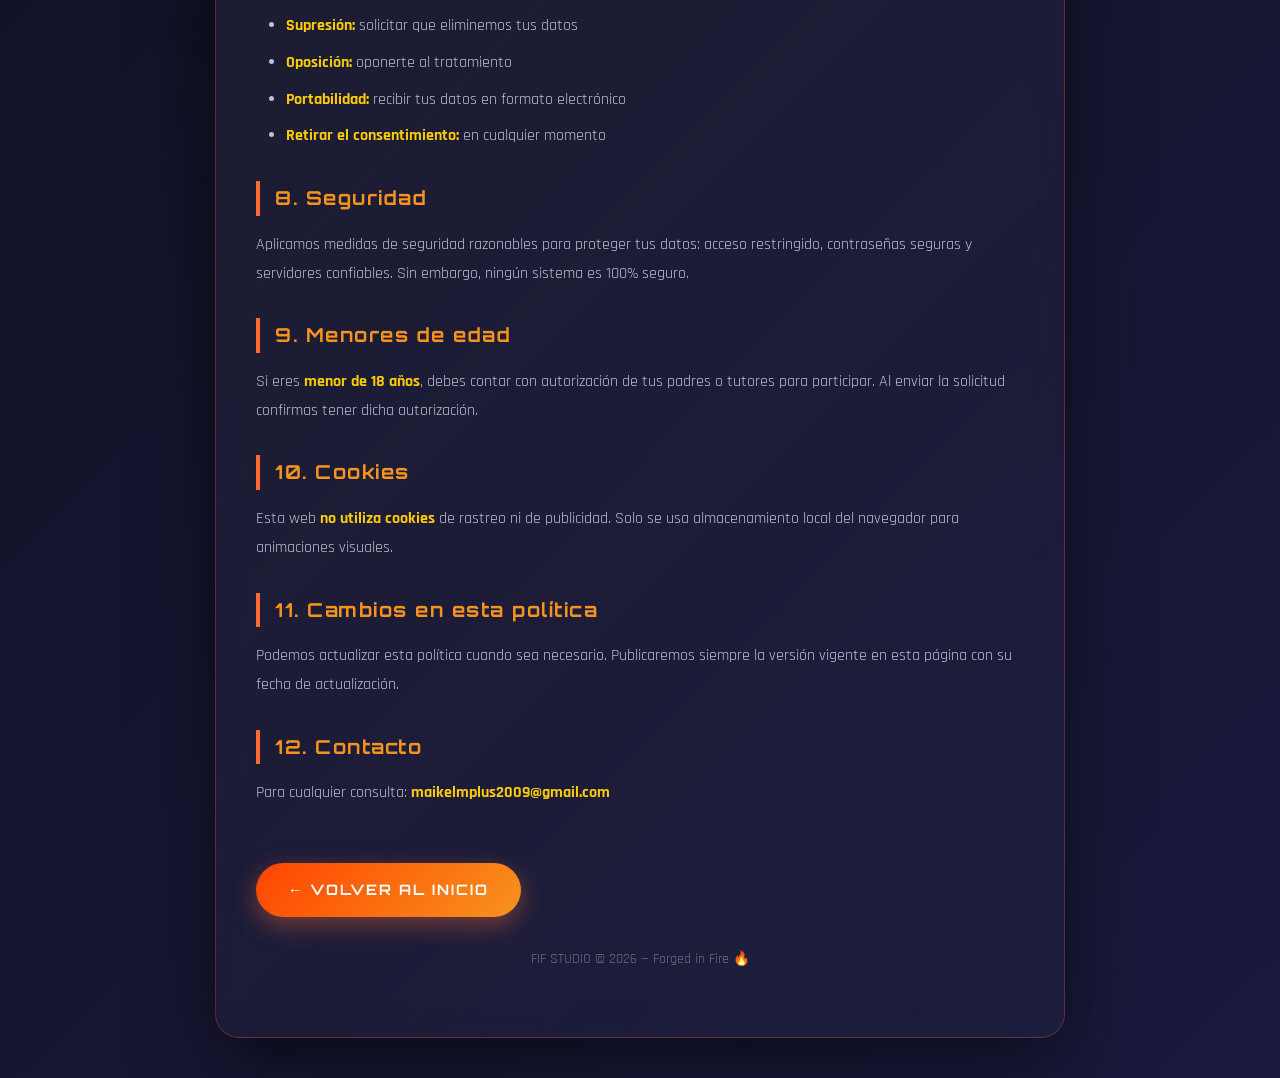
<file: privacidad.html>
<!DOCTYPE html>
<html lang="es">
<head>
<meta charset="UTF-8">
<meta name="viewport" content="width=device-width, initial-scale=1.0">
<title>Política de Privacidad | FIF STUDIO</title>
<link href="https://fonts.googleapis.com/css2?family=Orbitron:wght@700;900&family=Rajdhani:wght@400;600;700&display=swap" rel="stylesheet">
<style>
  * { margin: 0; padding: 0; box-sizing: border-box; }
  body {
    font-family: 'Rajdhani', sans-serif;
    background: linear-gradient(135deg, #0a0a15 0%, #13132b 50%, #1a1a3e 100%);
    color: #eaeaea;
    min-height: 100vh;
    padding: 40px 20px;
    line-height: 1.8;
  }
  .container {
    max-width: 850px;
    margin: 0 auto;
    background: linear-gradient(135deg, rgba(255,255,255,0.06), rgba(255,255,255,0.02));
    border: 1px solid rgba(255,107,53,0.25);
    border-radius: 24px;
    padding: 50px 40px;
    backdrop-filter: blur(15px);
    box-shadow: 0 30px 80px rgba(0,0,0,0.5);
    position: relative;
  }
  .container::before {
    content: '';
    position: absolute;
    top: 0; left: 0; right: 0;
    height: 4px;
    background: linear-gradient(90deg, #ff4500, #f7931e, #ffcc00);
    border-radius: 24px 24px 0 0;
  }
  h1 {
    font-family: 'Orbitron', sans-serif;
    font-size: clamp(1.8em, 4vw, 2.5em);
    font-weight: 900;
    letter-spacing: 3px;
    background: linear-gradient(135deg, #ff4500, #ffcc00);
    -webkit-background-clip: text;
    -webkit-text-fill-color: transparent;
    background-clip: text;
    margin-bottom: 10px;
    text-align: center;
  }
  .update-date {
    text-align: center;
    color: #a0a0c0;
    font-style: italic;
    margin-bottom: 40px;
    font-size: 0.9em;
  }
  h2 {
    font-family: 'Orbitron', sans-serif;
    font-size: 1.2em;
    color: #f7931e;
    margin: 30px 0 15px;
    letter-spacing: 1.5px;
    border-left: 4px solid #ff6b35;
    padding-left: 15px;
  }
  p { margin-bottom: 15px; color: #c0c0d0; }
  ul { margin: 15px 0 15px 30px; color: #c0c0d0; }
  li { margin-bottom: 8px; }
  strong { color: #ffcc00; }
  .back-btn {
    display: inline-flex;
    align-items: center;
    gap: 10px;
    margin-top: 40px;
    padding: 14px 32px;
    background: linear-gradient(135deg, #ff4500, #f7931e);
    color: white;
    text-decoration: none;
    border-radius: 50px;
    font-family: 'Orbitron', sans-serif;
    font-size: 0.9em;
    font-weight: 700;
    letter-spacing: 2px;
    transition: all 0.3s;
    box-shadow: 0 8px 25px rgba(255,107,53,0.4);
  }
  .back-btn:hover {
    transform: translateY(-3px) scale(1.05);
    box-shadow: 0 15px 35px rgba(255,107,53,0.6);
  }
  .footer-note {
    text-align: center;
    margin-top: 30px;
    color: #707080;
    font-size: 0.85em;
  }
</style>
</head>
<body>
<div class="container">
  <h1>🔒 Política de Privacidad</h1>
  <p class="update-date">Última actualización: Octubre 2026</p>

  <h2>1. Responsable del tratamiento</h2>
  <p>El responsable del tratamiento de tus datos personales es <strong>FIF STUDIO</strong>, con contacto en <strong>maikelmplus2009@gmail.com</strong>.</p>

  <h2>2. Datos que recopilamos</h2>
  <p>Al completar el formulario de solicitud, recopilamos los siguientes datos:</p>
  <ul>
    <li><strong>Datos identificativos:</strong> nombre completo, edad</li>
    <li><strong>Datos de contacto:</strong> correo electrónico, Discord/Telegram</li>
    <li><strong>Datos de ubicación:</strong> provincia o ciudad</li>
    <li><strong>Datos profesionales:</strong> área de interés, nivel de experiencia, disponibilidad</li>
    <li><strong>Información adicional:</strong> presentación personal y cómo nos conociste</li>
  </ul>

  <h2>3. Finalidad del tratamiento</h2>
  <p>Utilizamos tus datos exclusivamente para:</p>
  <ul>
    <li>Evaluar tu solicitud de colaboración</li>
    <li>Contactarte para coordinar entrevistas o pruebas</li>
    <li>Incorporarte al equipo si eres seleccionado</li>
    <li>Comunicarnos contigo durante tu participación en el proyecto</li>
  </ul>

  <h2>4. Base legal</h2>
  <p>El tratamiento de tus datos se basa en tu <strong>consentimiento explícito</strong> al marcar la casilla correspondiente y enviar el formulario.</p>

  <h2>5. Conservación de los datos</h2>
  <p>Tus datos se conservarán durante un máximo de <strong>12 meses</strong> desde el envío de tu solicitud, o hasta que solicites su eliminación. Si te incorporas al equipo, se conservarán mientras dure tu participación.</p>

  <h2>6. Compartir datos con terceros</h2>
  <p><strong>No compartimos tus datos con terceros</strong>, salvo:</p>
  <ul>
    <li>Con los líderes de área directamente involucrados en tu proceso de selección</li>
    <li>Cuando sea requerido por ley</li>
  </ul>
  <p>El formulario utiliza el servicio <strong>FormSubmit</strong> para enviar los datos por correo electrónico, que actúa como procesador de datos.</p>

  <h2>7. Tus derechos</h2>
  <p>Puedes ejercer los siguientes derechos escribiendo a <strong>maikelmplus2009@gmail.com</strong>:</p>
  <ul>
    <li><strong>Acceso:</strong> conocer qué datos tenemos sobre ti</li>
    <li><strong>Rectificación:</strong> corregir datos inexactos</li>
    <li><strong>Supresión:</strong> solicitar que eliminemos tus datos</li>
    <li><strong>Oposición:</strong> oponerte al tratamiento</li>
    <li><strong>Portabilidad:</strong> recibir tus datos en formato electrónico</li>
    <li><strong>Retirar el consentimiento:</strong> en cualquier momento</li>
  </ul>

  <h2>8. Seguridad</h2>
  <p>Aplicamos medidas de seguridad razonables para proteger tus datos: acceso restringido, contraseñas seguras y servidores confiables. Sin embargo, ningún sistema es 100% seguro.</p>

  <h2>9. Menores de edad</h2>
  <p>Si eres <strong>menor de 18 años</strong>, debes contar con autorización de tus padres o tutores para participar. Al enviar la solicitud confirmas tener dicha autorización.</p>

  <h2>10. Cookies</h2>
  <p>Esta web <strong>no utiliza cookies</strong> de rastreo ni de publicidad. Solo se usa almacenamiento local del navegador para animaciones visuales.</p>

  <h2>11. Cambios en esta política</h2>
  <p>Podemos actualizar esta política cuando sea necesario. Publicaremos siempre la versión vigente en esta página con su fecha de actualización.</p>

  <h2>12. Contacto</h2>
  <p>Para cualquier consulta: <strong>maikelmplus2009@gmail.com</strong></p>

  <a href="index.html" class="back-btn">← VOLVER AL INICIO</a>
  <p class="footer-note">FIF STUDIO © 2026 — Forged in Fire 🔥</p>
</div>
</body>
</html>
</file>
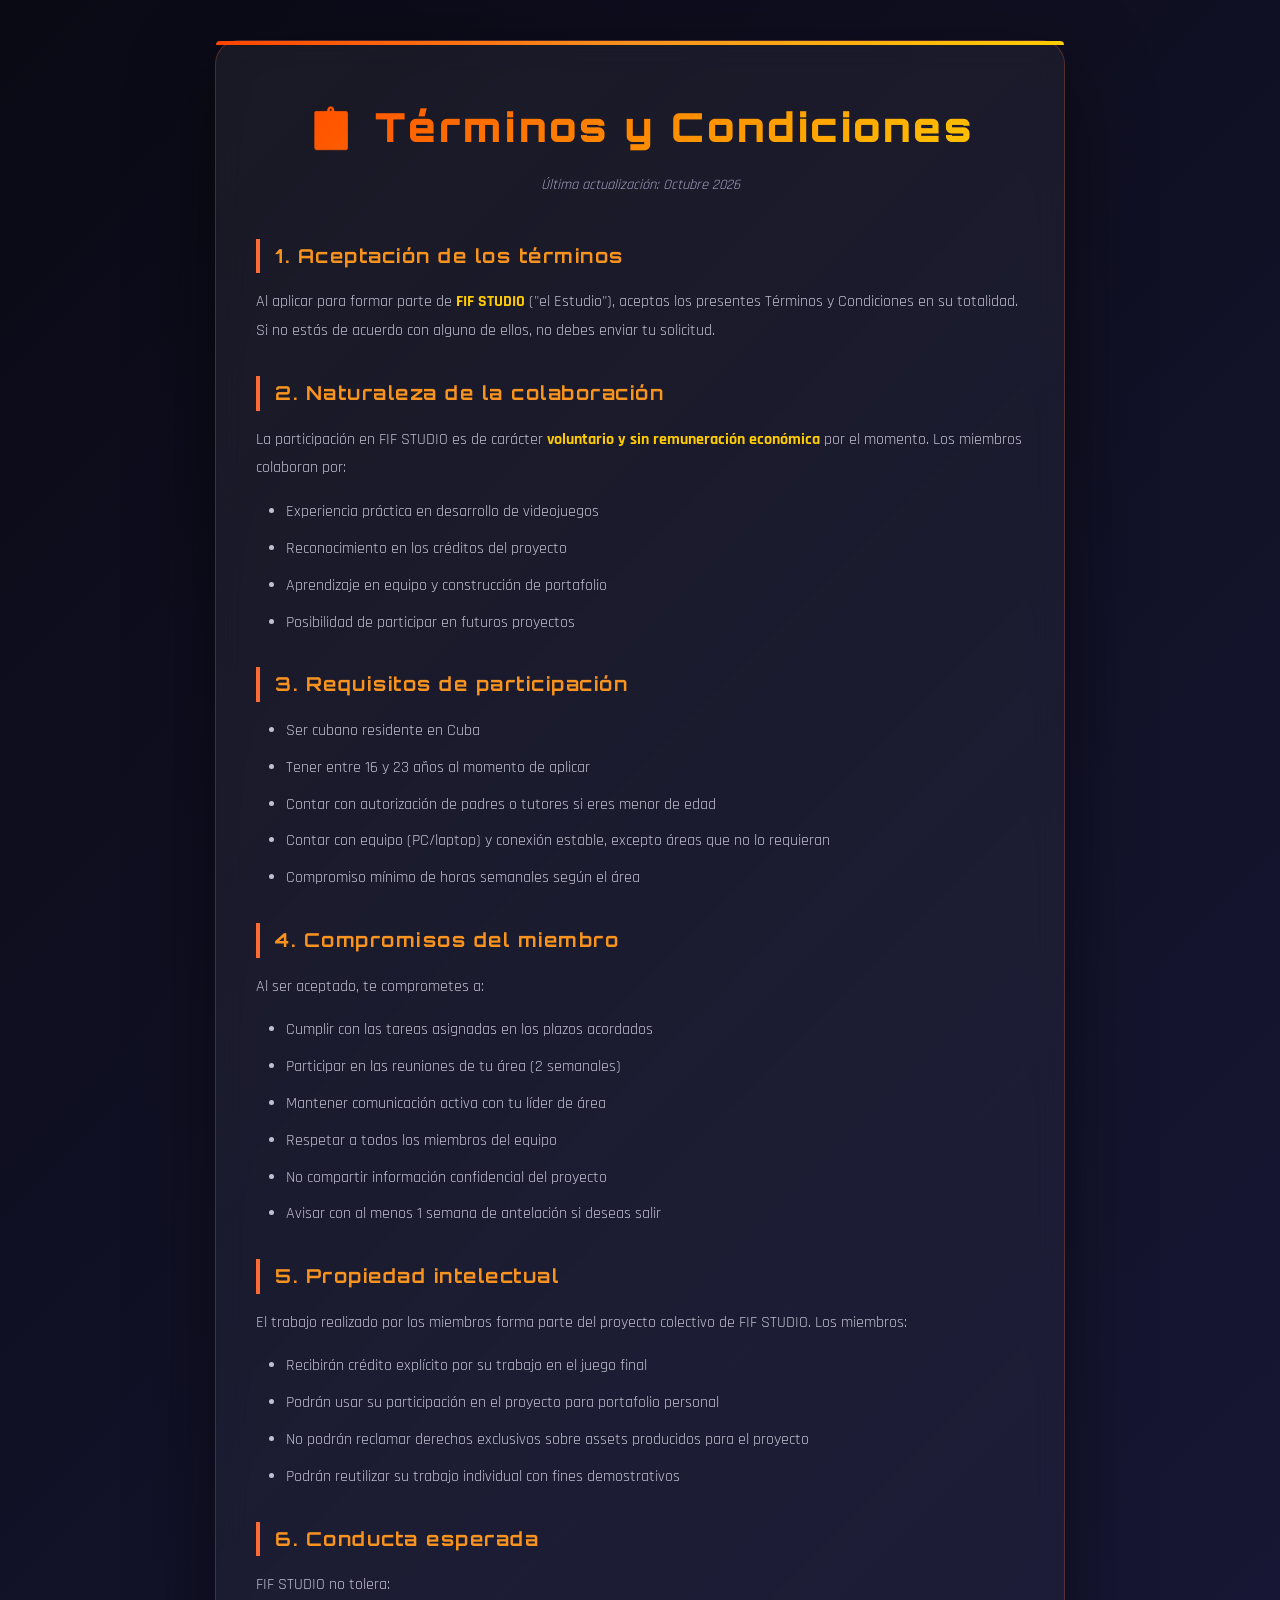
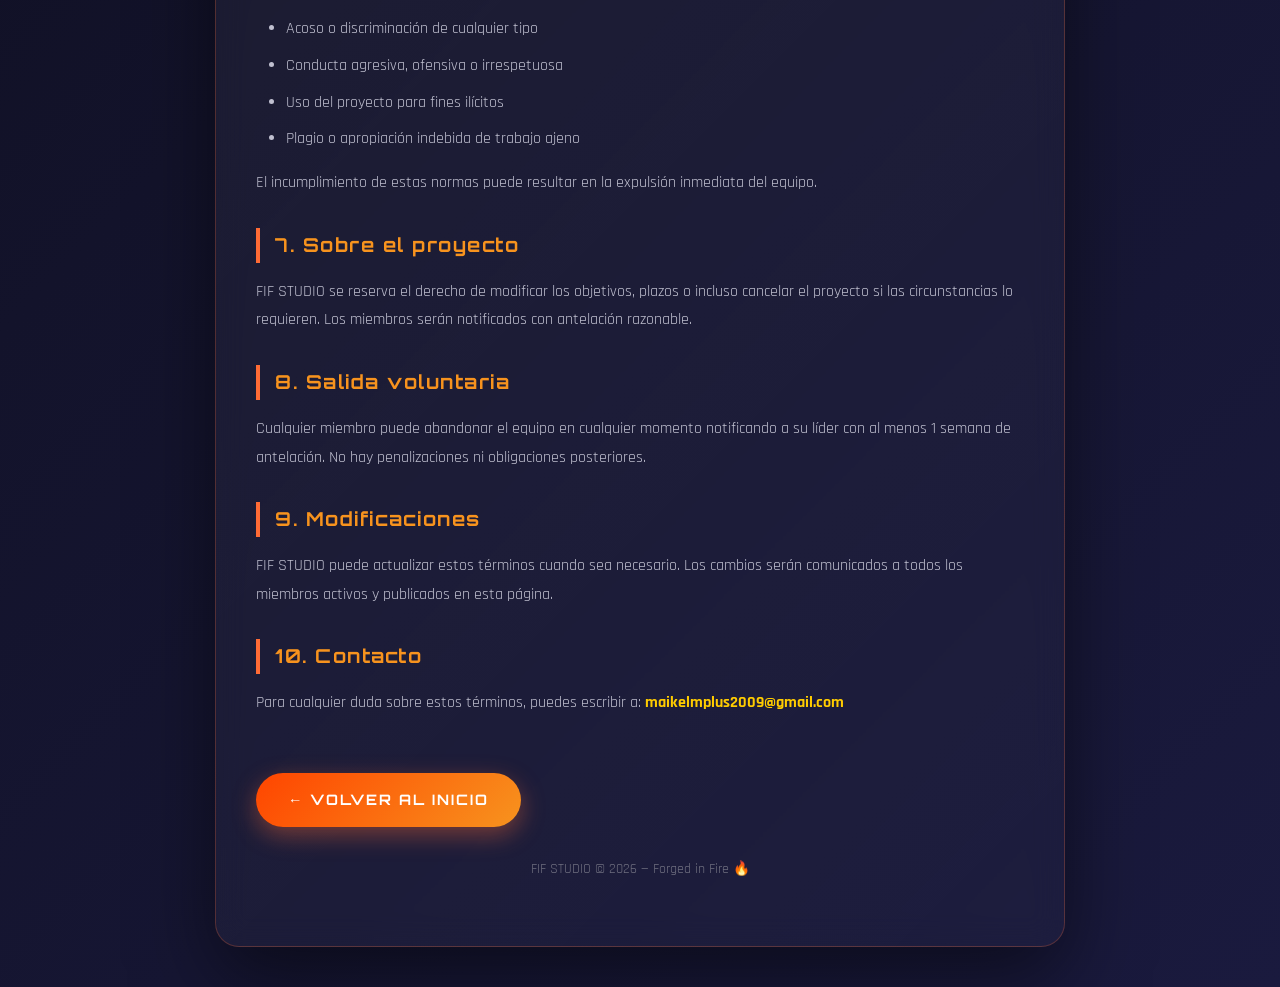
<file: terminos.html>
<!DOCTYPE html>
<html lang="es">
<head>
<meta charset="UTF-8">
<meta name="viewport" content="width=device-width, initial-scale=1.0">
<title>Términos y Condiciones | FIF STUDIO</title>
<link href="https://fonts.googleapis.com/css2?family=Orbitron:wght@700;900&family=Rajdhani:wght@400;600;700&display=swap" rel="stylesheet">
<style>
  * { margin: 0; padding: 0; box-sizing: border-box; }
  body {
    font-family: 'Rajdhani', sans-serif;
    background: linear-gradient(135deg, #0a0a15 0%, #13132b 50%, #1a1a3e 100%);
    color: #eaeaea;
    min-height: 100vh;
    padding: 40px 20px;
    line-height: 1.8;
  }
  .container {
    max-width: 850px;
    margin: 0 auto;
    background: linear-gradient(135deg, rgba(255,255,255,0.06), rgba(255,255,255,0.02));
    border: 1px solid rgba(255,107,53,0.25);
    border-radius: 24px;
    padding: 50px 40px;
    backdrop-filter: blur(15px);
    box-shadow: 0 30px 80px rgba(0,0,0,0.5);
    position: relative;
  }
  .container::before {
    content: '';
    position: absolute;
    top: 0; left: 0; right: 0;
    height: 4px;
    background: linear-gradient(90deg, #ff4500, #f7931e, #ffcc00);
    border-radius: 24px 24px 0 0;
  }
  h1 {
    font-family: 'Orbitron', sans-serif;
    font-size: clamp(1.8em, 4vw, 2.5em);
    font-weight: 900;
    letter-spacing: 3px;
    background: linear-gradient(135deg, #ff4500, #ffcc00);
    -webkit-background-clip: text;
    -webkit-text-fill-color: transparent;
    background-clip: text;
    margin-bottom: 10px;
    text-align: center;
  }
  .update-date {
    text-align: center;
    color: #a0a0c0;
    font-style: italic;
    margin-bottom: 40px;
    font-size: 0.9em;
  }
  h2 {
    font-family: 'Orbitron', sans-serif;
    font-size: 1.2em;
    color: #f7931e;
    margin: 30px 0 15px;
    letter-spacing: 1.5px;
    border-left: 4px solid #ff6b35;
    padding-left: 15px;
  }
  p { margin-bottom: 15px; color: #c0c0d0; }
  ul { margin: 15px 0 15px 30px; color: #c0c0d0; }
  li { margin-bottom: 8px; }
  strong { color: #ffcc00; }
  .back-btn {
    display: inline-flex;
    align-items: center;
    gap: 10px;
    margin-top: 40px;
    padding: 14px 32px;
    background: linear-gradient(135deg, #ff4500, #f7931e);
    color: white;
    text-decoration: none;
    border-radius: 50px;
    font-family: 'Orbitron', sans-serif;
    font-size: 0.9em;
    font-weight: 700;
    letter-spacing: 2px;
    transition: all 0.3s;
    box-shadow: 0 8px 25px rgba(255,107,53,0.4);
  }
  .back-btn:hover {
    transform: translateY(-3px) scale(1.05);
    box-shadow: 0 15px 35px rgba(255,107,53,0.6);
  }
  .footer-note {
    text-align: center;
    margin-top: 30px;
    color: #707080;
    font-size: 0.85em;
  }
</style>
</head>
<body>
<div class="container">
  <h1>📋 Términos y Condiciones</h1>
  <p class="update-date">Última actualización: Octubre 2026</p>

  <h2>1. Aceptación de los términos</h2>
  <p>Al aplicar para formar parte de <strong>FIF STUDIO</strong> ("el Estudio"), aceptas los presentes Términos y Condiciones en su totalidad. Si no estás de acuerdo con alguno de ellos, no debes enviar tu solicitud.</p>

  <h2>2. Naturaleza de la colaboración</h2>
  <p>La participación en FIF STUDIO es de carácter <strong>voluntario y sin remuneración económica</strong> por el momento. Los miembros colaboran por:</p>
  <ul>
    <li>Experiencia práctica en desarrollo de videojuegos</li>
    <li>Reconocimiento en los créditos del proyecto</li>
    <li>Aprendizaje en equipo y construcción de portafolio</li>
    <li>Posibilidad de participar en futuros proyectos</li>
  </ul>

  <h2>3. Requisitos de participación</h2>
  <ul>
    <li>Ser cubano residente en Cuba</li>
    <li>Tener entre 16 y 23 años al momento de aplicar</li>
    <li>Contar con autorización de padres o tutores si eres menor de edad</li>
    <li>Contar con equipo (PC/laptop) y conexión estable, excepto áreas que no lo requieran</li>
    <li>Compromiso mínimo de horas semanales según el área</li>
  </ul>

  <h2>4. Compromisos del miembro</h2>
  <p>Al ser aceptado, te comprometes a:</p>
  <ul>
    <li>Cumplir con las tareas asignadas en los plazos acordados</li>
    <li>Participar en las reuniones de tu área (2 semanales)</li>
    <li>Mantener comunicación activa con tu líder de área</li>
    <li>Respetar a todos los miembros del equipo</li>
    <li>No compartir información confidencial del proyecto</li>
    <li>Avisar con al menos 1 semana de antelación si deseas salir</li>
  </ul>

  <h2>5. Propiedad intelectual</h2>
  <p>El trabajo realizado por los miembros forma parte del proyecto colectivo de FIF STUDIO. Los miembros:</p>
  <ul>
    <li>Recibirán crédito explícito por su trabajo en el juego final</li>
    <li>Podrán usar su participación en el proyecto para portafolio personal</li>
    <li>No podrán reclamar derechos exclusivos sobre assets producidos para el proyecto</li>
    <li>Podrán reutilizar su trabajo individual con fines demostrativos</li>
  </ul>

  <h2>6. Conducta esperada</h2>
  <p>FIF STUDIO no tolera:</p>
  <ul>
    <li>Acoso o discriminación de cualquier tipo</li>
    <li>Conducta agresiva, ofensiva o irrespetuosa</li>
    <li>Uso del proyecto para fines ilícitos</li>
    <li>Plagio o apropiación indebida de trabajo ajeno</li>
  </ul>
  <p>El incumplimiento de estas normas puede resultar en la expulsión inmediata del equipo.</p>

  <h2>7. Sobre el proyecto</h2>
  <p>FIF STUDIO se reserva el derecho de modificar los objetivos, plazos o incluso cancelar el proyecto si las circunstancias lo requieren. Los miembros serán notificados con antelación razonable.</p>

  <h2>8. Salida voluntaria</h2>
  <p>Cualquier miembro puede abandonar el equipo en cualquier momento notificando a su líder con al menos 1 semana de antelación. No hay penalizaciones ni obligaciones posteriores.</p>

  <h2>9. Modificaciones</h2>
  <p>FIF STUDIO puede actualizar estos términos cuando sea necesario. Los cambios serán comunicados a todos los miembros activos y publicados en esta página.</p>

  <h2>10. Contacto</h2>
  <p>Para cualquier duda sobre estos términos, puedes escribir a: <strong>maikelmplus2009@gmail.com</strong></p>

  <a href="index.html" class="back-btn">← VOLVER AL INICIO</a>
  <p class="footer-note">FIF STUDIO © 2026 — Forged in Fire 🔥</p>
</div>
</body>
</html>
</file>
<file: css/styles.css>
/* ============================================
   FIF STUDIO - Estilos principales
   ============================================ */

* { margin: 0; padding: 0; box-sizing: border-box; }

:root {
  --fire1: #ff4500;
  --fire2: #ff6b35;
  --fire3: #f7931e;
  --fire4: #ffcc00;
  --dark1: #0a0a15;
  --dark2: #13132b;
  --dark3: #1a1a3e;
  --text: #eaeaea;
  --text-dim: #a0a0c0;
}

html { scroll-behavior: smooth; }

body {
  font-family: 'Rajdhani', sans-serif;
  background: var(--dark1);
  color: var(--text);
  min-height: 100vh;
  overflow-x: hidden;
  cursor: none;
}

/* ============ CURSOR ============ */
.cursor-dot, .cursor-ring {
  position: fixed;
  pointer-events: none;
  z-index: 99999;
  border-radius: 50%;
  mix-blend-mode: screen;
}
.cursor-dot {
  width: 8px; height: 8px;
  background: var(--fire4);
  box-shadow: 0 0 15px var(--fire3), 0 0 30px var(--fire2);
  transform: translate(-50%, -50%);
}
.cursor-ring {
  width: 35px; height: 35px;
  border: 2px solid var(--fire2);
  box-shadow: 0 0 20px rgba(255,107,53,0.5);
  transform: translate(-50%, -50%);
  transition: transform 0.25s ease, width 0.25s, height 0.25s;
}
.cursor-ring.hover {
  width: 60px; height: 60px;
  border-color: var(--fire4);
  background: rgba(255,204,0,0.1);
}

/* ============ CLICK WAVE ============ */
.click-wave {
  position: fixed;
  border: 2px solid var(--fire4);
  border-radius: 50%;
  pointer-events: none;
  z-index: 99998;
  transform: translate(-50%, -50%);
  animation: waveExpand 0.7s ease-out forwards;
}
@keyframes waveExpand {
  0%   { width: 0; height: 0; opacity: 1; }
  100% { width: 100px; height: 100px; opacity: 0; }
}

/* ============ PROGRESO ============ */
.scroll-progress {
  position: fixed;
  top: 0; left: 0;
  height: 3px;
  background: linear-gradient(90deg, var(--fire1), var(--fire3), var(--fire4));
  z-index: 9999;
  width: 0%;
  box-shadow: 0 0 15px var(--fire2);
  transition: width 0.1s;
}

/* ============ NAV ============ */
.nav-float {
  position: fixed;
  top: 20px;
  left: 50%;
  transform: translateX(-50%) translateY(-20px);
  display: flex;
  gap: 5px;
  padding: 8px 15px;
  background: rgba(10,10,21,0.85);
  border: 1px solid rgba(255,107,53,0.3);
  border-radius: 50px;
  backdrop-filter: blur(15px);
  z-index: 1000;
  box-shadow: 0 10px 30px rgba(0,0,0,0.5);
  opacity: 0;
  transition: all 0.4s;
}
.nav-float.visible {
  opacity: 1;
  transform: translateX(-50%) translateY(0);
}
.nav-float a {
  color: var(--text-dim);
  text-decoration: none;
  padding: 8px 16px;
  font-size: 0.85em;
  font-weight: 600;
  letter-spacing: 1px;
  border-radius: 30px;
  transition: all 0.3s;
  white-space: nowrap;
  cursor: none;
}
.nav-float a:hover {
  color: var(--fire4);
  background: rgba(255,107,53,0.15);
  transform: scale(1.05);
}

/* ============ FONDO ============ */
#fireCanvas {
  position: fixed;
  top: 0; left: 0;
  width: 100%; height: 100%;
  z-index: -2;
  pointer-events: none;
}
.bg-gradient {
  position: fixed;
  top: 0; left: 0;
  width: 100%; height: 100%;
  z-index: -3;
  background: linear-gradient(135deg, #0a0a15 0%, #13132b 50%, #1a1a3e 100%);
}

/* ============ HERO ============ */
.hero {
  min-height: 100vh;
  display: flex;
  flex-direction: column;
  align-items: center;
  justify-content: center;
  padding: 40px 20px;
  text-align: center;
  position: relative;
}

.logo-container {
  animation: float 3s ease-in-out infinite;
  margin-bottom: 20px;
}

@keyframes float {
  0%, 100% { transform: translateY(0); }
  50%      { transform: translateY(-15px); }
}

.logo-img {
  width: clamp(240px, 20vw, 200px);
  height: auto;
  background: transparent;
  border-radius: 0;
  filter: drop-shadow(0 0 30px rgba(255,107,53,0.8)) 
          drop-shadow(0 0 60px rgba(255,69,0,0.5));
  animation: logoPulse 2.5s ease-in-out infinite;
}

@keyframes logoPulse {
  0%, 100% {
    transform: scale(1);
    filter: drop-shadow(0 0 30px rgba(255,107,53,0.8)) 
            drop-shadow(0 0 60px rgba(255,69,0,0.5));
  }
  50% {
    transform: scale(1.05);
    filter: drop-shadow(0 0 45px rgba(255,204,0,1)) 
            drop-shadow(0 0 80px rgba(255,69,0,0.8));
  }
}

.title {
  font-family: 'Orbitron', sans-serif;
  font-size: clamp(2.8em, 9vw, 6em);
  font-weight: 900;
  letter-spacing: 6px;
  background: linear-gradient(135deg, #ff4500 0%, #ff6b35 25%, #f7931e 50%, #ffcc00 75%, #f7931e 100%);
  background-size: 200% 200%;
  -webkit-background-clip: text;
  -webkit-text-fill-color: transparent;
  background-clip: text;
  margin-bottom: 15px;
  animation: gradientShift 4s ease infinite;
  filter: drop-shadow(0 0 30px rgba(255,107,53,0.5));
}

@keyframes gradientShift {
  0%, 100% { background-position: 0% 50%; }
  50%      { background-position: 100% 50%; }
}

.subtitle {
  font-size: clamp(1em, 2.5vw, 1.3em);
  color: var(--text-dim);
  letter-spacing: 3px;
  margin-bottom: 40px;
  font-weight: 600;
  min-height: 1.5em;
}

.typing-text {
  display: inline-block;
  overflow: hidden;
  border-right: 2px solid var(--fire2);
  white-space: nowrap;
  animation: typing 3s steps(40) 1s forwards, blink 0.7s infinite;
  max-width: 0;
}

@keyframes typing {
  from { max-width: 0; }
  to   { max-width: 100%; }
}

@keyframes blink {
  50% { border-color: transparent; }
}

.cta-buttons {
  display: flex;
  gap: 20px;
  flex-wrap: wrap;
  justify-content: center;
  margin-top: 20px;
}

.btn {
  padding: 18px 45px;
  font-family: 'Orbitron', sans-serif;
  font-size: 0.95em;
  font-weight: 700;
  letter-spacing: 3px;
  border: none;
  border-radius: 50px;
  cursor: none;
  text-decoration: none;
  display: inline-flex;
  align-items: center;
  gap: 12px;
  transition: all 0.4s cubic-bezier(0.4, 0, 0.2, 1);
  position: relative;
  overflow: hidden;
  text-transform: uppercase;
}

.btn-primary {
  background: linear-gradient(135deg, var(--fire1), var(--fire3));
  color: white;
  box-shadow: 0 10px 40px rgba(255,107,53,0.5), inset 0 1px 0 rgba(255,255,255,0.3);
}
.btn-primary:hover {
  transform: translateY(-4px) scale(1.08);
  box-shadow: 0 20px 50px rgba(255,107,53,0.8), inset 0 1px 0 rgba(255,255,255,0.4);
}
.btn-ghost {
  background: transparent;
  color: var(--text);
  border: 2px solid rgba(255,107,53,0.5);
}
.btn-ghost:hover {
  border-color: var(--fire2);
  background: rgba(255,107,53,0.15);
  transform: translateY(-4px);
  box-shadow: 0 15px 40px rgba(255,107,53,0.3);
}

.scroll-down {
  position: absolute;
  bottom: 30px;
  left: 50%;
  transform: translateX(-50%);
  color: var(--text-dim);
  font-size: 0.85em;
  letter-spacing: 3px;
  animation: bounce 2s infinite;
}

@keyframes bounce {
  0%, 100% { transform: translateX(-50%) translateY(0); }
  50%      { transform: translateX(-50%) translateY(-12px); }
}

.scroll-arrow {
  font-size: 1.8em;
  display: block;
  margin-top: 5px;
  color: var(--fire2);
}

/* ============ SECCIONES ============ */
section {
  padding: 100px 20px;
  max-width: 1200px;
  margin: 0 auto;
  position: relative;
}

.section-title {
  font-family: 'Orbitron', sans-serif;
  font-size: clamp(2em, 5vw, 3em);
  font-weight: 900;
  text-align: center;
  margin-bottom: 15px;
  letter-spacing: 4px;
  color: var(--text);
  animation: titlePulse 3s ease-in-out infinite;
}

@keyframes titlePulse {
  0%, 100% { text-shadow: 0 0 20px rgba(255,107,53,0.3); }
  50%      { text-shadow: 0 0 40px rgba(255,107,53,0.6); }
}

.section-title .accent {
  background: linear-gradient(135deg, var(--fire1), var(--fire4));
  -webkit-background-clip: text;
  -webkit-text-fill-color: transparent;
  background-clip: text;
}

.section-subtitle {
  text-align: center;
  color: var(--text-dim);
  margin-bottom: 60px;
  font-size: 1.15em;
  letter-spacing: 1.5px;
}

/* ============ CARDS ============ */
.cards-grid {
  display: grid;
  grid-template-columns: repeat(auto-fit, minmax(260px, 1fr));
  gap: 30px;
  margin-top: 40px;
}

.card {
  background: linear-gradient(135deg, rgba(255,255,255,0.06), rgba(255,255,255,0.02));
  border: 1px solid rgba(255,107,53,0.2);
  border-radius: 24px;
  padding: 35px 25px;
  text-align: center;
  transition: all 0.5s cubic-bezier(0.4, 0, 0.2, 1);
  position: relative;
  overflow: hidden;
  backdrop-filter: blur(10px);
  transform-style: preserve-3d;
  perspective: 1000px;
}

.card::before {
  content: '';
  position: absolute;
  top: 0; left: 0; right: 0;
  height: 3px;
  background: linear-gradient(90deg, var(--fire1), var(--fire3), var(--fire4));
  transform: scaleX(0);
  transform-origin: left;
  transition: transform 0.5s;
}

.card::after {
  content: '';
  position: absolute;
  inset: 0;
  border-radius: 24px;
  background: radial-gradient(circle at var(--mx, 50%) var(--my, 50%), rgba(255,107,53,0.15), transparent 60%);
  opacity: 0;
  transition: opacity 0.4s;
  pointer-events: none;
}

.card:hover::after { opacity: 1; }
.card:hover {
  transform: translateY(-12px) scale(1.03);
  border-color: var(--fire2);
  box-shadow: 0 30px 60px rgba(255,107,53,0.3);
}
.card:hover::before { transform: scaleX(1); }

.card-icon {
  font-size: 3.5em;
  margin-bottom: 18px;
  display: block;
  filter: drop-shadow(0 0 20px rgba(255,107,53,0.7));
  transition: transform 0.5s;
}

.card:hover .card-icon {
  transform: scale(1.15) rotate(-5deg);
}

.card h3 {
  font-family: 'Orbitron', sans-serif;
  font-size: 1.15em;
  letter-spacing: 2px;
  margin-bottom: 14px;
  color: var(--fire3);
}

.card p {
  color: var(--text-dim);
  line-height: 1.7;
  font-size: 1em;
}

/* ============ STATS ============ */
.stats-grid {
  display: grid;
  grid-template-columns: repeat(auto-fit, minmax(150px, 1fr));
  gap: 20px;
  margin-top: 50px;
}

.stat-item {
  text-align: center;
  padding: 25px 15px;
  border-radius: 16px;
  background: rgba(255,107,53,0.05);
  border: 1px solid rgba(255,107,53,0.2);
  transition: all 0.3s;
}

.stat-item:hover {
  background: rgba(255,107,53,0.12);
  transform: translateY(-5px);
}

.stat-number {
  font-family: 'Orbitron', sans-serif;
  font-size: 2.5em;
  font-weight: 900;
  background: linear-gradient(135deg, var(--fire2), var(--fire4));
  -webkit-background-clip: text;
  -webkit-text-fill-color: transparent;
  background-clip: text;
  display: block;
  margin-bottom: 5px;
}

.stat-label {
  color: var(--text-dim);
  font-size: 0.9em;
  letter-spacing: 1.5px;
  text-transform: uppercase;
  font-weight: 600;
}

/* ============ AREAS ============ */
.areas-grid {
  display: grid;
  grid-template-columns: repeat(auto-fill, minmax(160px, 1fr));
  gap: 18px;
  margin-top: 30px;
}

.area-tag {
  background: rgba(255,107,53,0.08);
  border: 1px solid rgba(255,107,53,0.3);
  border-radius: 16px;
  padding: 22px 15px;
  text-align: center;
  transition: all 0.4s cubic-bezier(0.4, 0, 0.2, 1);
  cursor: none;
  font-weight: 600;
  letter-spacing: 0.5px;
  position: relative;
  overflow: hidden;
}

.area-tag::before {
  content: '';
  position: absolute;
  inset: 0;
  background: linear-gradient(135deg, var(--fire1), var(--fire3));
  opacity: 0;
  transition: opacity 0.4s;
  z-index: 0;
}

.area-tag > * { position: relative; z-index: 1; }

.area-tag:hover {
  transform: translateY(-5px) scale(1.05);
  border-color: var(--fire4);
  box-shadow: 0 15px 40px rgba(255,107,53,0.4);
  color: white;
}

.area-tag:hover::before { opacity: 0.15; }

.area-tag .emoji {
  display: block;
  font-size: 2em;
  margin-bottom: 10px;
  transition: transform 0.3s;
}

.area-tag:hover .emoji {
  transform: scale(1.2) rotate(-8deg);
}

.area-tag .ver-mas {
  display: block;
  margin-top: 8px;
  font-size: 0.75em;
  color: var(--fire3);
  letter-spacing: 1px;
  opacity: 0;
  transition: opacity 0.3s;
}

.area-tag:hover .ver-mas { opacity: 1; }

/* ============ MODAL ============ */
.modal-overlay {
  position: fixed;
  inset: 0;
  background: rgba(0,0,0,0.85);
  backdrop-filter: blur(8px);
  z-index: 10000;
  display: flex;
  align-items: center;
  justify-content: center;
  padding: 20px;
  opacity: 0;
  pointer-events: none;
  transition: opacity 0.4s;
}

.modal-overlay.active {
  opacity: 1;
  pointer-events: auto;
}

.modal-content {
  background: linear-gradient(135deg, #1a1a3e, #13132b);
  border: 1px solid rgba(255,107,53,0.4);
  border-radius: 24px;
  padding: 40px 35px;
  max-width: 550px;
  width: 100%;
  max-height: 85vh;
  overflow-y: auto;
  position: relative;
  box-shadow: 0 30px 80px rgba(255,107,53,0.3);
  transform: scale(0.9) translateY(30px);
  transition: transform 0.4s cubic-bezier(0.4, 0, 0.2, 1);
}

.modal-overlay.active .modal-content {
  transform: scale(1) translateY(0);
}

.modal-content::before {
  content: '';
  position: absolute;
  top: 0; left: 0; right: 0;
  height: 4px;
  background: linear-gradient(90deg, var(--fire1), var(--fire3), var(--fire4));
  border-radius: 24px 24px 0 0;
}

.modal-close {
  position: absolute;
  top: 15px; right: 15px;
  width: 38px; height: 38px;
  border-radius: 50%;
  background: rgba(255,107,53,0.15);
  border: 1px solid rgba(255,107,53,0.4);
  color: var(--fire3);
  font-size: 1.3em;
  cursor: none;
  transition: all 0.3s;
  display: flex;
  align-items: center;
  justify-content: center;
}

.modal-close:hover {
  background: var(--fire2);
  color: white;
  transform: rotate(90deg);
}

.modal-icon {
  font-size: 4em;
  text-align: center;
  display: block;
  margin-bottom: 15px;
  filter: drop-shadow(0 0 20px rgba(255,107,53,0.7));
}

.modal-title {
  font-family: 'Orbitron', sans-serif;
  font-size: 1.8em;
  font-weight: 900;
  letter-spacing: 3px;
  text-align: center;
  background: linear-gradient(135deg, var(--fire2), var(--fire4));
  -webkit-background-clip: text;
  -webkit-text-fill-color: transparent;
  background-clip: text;
  margin-bottom: 20px;
}

.modal-description {
  color: var(--text-dim);
  line-height: 1.8;
  font-size: 1.05em;
  margin-bottom: 20px;
}

.modal-list {
  list-style: none;
  margin: 20px 0;
}

.modal-list li {
  padding: 10px 0 10px 35px;
  color: var(--text);
  position: relative;
  line-height: 1.6;
}

.modal-list li::before {
  content: '🔥';
  position: absolute;
  left: 0;
  font-size: 1.1em;
}

.modal-cta {
  display: inline-flex;
  align-items: center;
  justify-content: center;
  gap: 10px;
  width: 100%;
  padding: 15px;
  margin-top: 20px;
  background: linear-gradient(135deg, var(--fire1), var(--fire3));
  color: white;
  text-decoration: none;
  border-radius: 12px;
  font-family: 'Orbitron', sans-serif;
  font-weight: 700;
  letter-spacing: 2px;
  cursor: none;
  transition: all 0.3s;
  border: none;
  font-size: 1em;
}

.modal-cta:hover {
  transform: translateY(-3px);
  box-shadow: 0 15px 40px rgba(255,107,53,0.6);
}

/* ============ FAQ ============ */
.faq-item {
  background: rgba(255,255,255,0.03);
  border: 1px solid rgba(255,107,53,0.2);
  border-radius: 16px;
  margin-bottom: 15px;
  overflow: hidden;
  transition: all 0.3s;
}

.faq-item:hover { border-color: rgba(255,107,53,0.4); }

.faq-question {
  padding: 20px 25px;
  cursor: none;
  display: flex;
  justify-content: space-between;
  align-items: center;
  font-weight: 600;
  font-size: 1.05em;
  color: var(--text);
  user-select: none;
  transition: all 0.3s;
}

.faq-question:hover {
  color: var(--fire3);
  background: rgba(255,107,53,0.05);
}

.faq-arrow {
  color: var(--fire2);
  font-size: 1.2em;
  transition: transform 0.3s;
}

.faq-item.open .faq-arrow { transform: rotate(180deg); }

.faq-answer {
  max-height: 0;
  overflow: hidden;
  transition: max-height 0.4s ease, padding 0.3s;
  padding: 0 25px;
  color: var(--text-dim);
  line-height: 1.7;
}

.faq-item.open .faq-answer {
  max-height: 400px;
  padding: 0 25px 20px;
}

/* ============ FORM ============ */
.form-container {
  background: linear-gradient(135deg, rgba(255,255,255,0.06), rgba(255,255,255,0.02));
  border: 1px solid rgba(255,107,53,0.25);
  border-radius: 28px;
  padding: 50px 40px;
  backdrop-filter: blur(15px);
  box-shadow: 0 30px 80px rgba(0,0,0,0.5);
  position: relative;
  overflow: hidden;
}

.form-container::before {
  content: '';
  position: absolute;
  top: 0; left: 0; right: 0;
  height: 4px;
  background: linear-gradient(90deg, var(--fire1), var(--fire3), var(--fire4), var(--fire3), var(--fire1));
  background-size: 200% 100%;
  animation: gradientMove 3s linear infinite;
}

@keyframes gradientMove {
  0%   { background-position: 0% 0; }
  100% { background-position: 200% 0; }
}

.form-group {
  margin-bottom: 22px;
  position: relative;
}

.form-group label {
  display: block;
  margin-bottom: 8px;
  font-weight: 600;
  letter-spacing: 0.5px;
  color: var(--text);
  font-size: 0.95em;
}

.form-group label .req {
  color: var(--fire2);
  margin-left: 3px;
}

.form-group input,
.form-group select,
.form-group textarea {
  width: 100%;
  padding: 15px 18px;
  border: 2px solid rgba(255,255,255,0.1);
  border-radius: 12px;
  background: rgba(0,0,0,0.4);
  color: white;
  font-size: 1em;
  font-family: inherit;
  transition: all 0.3s;
  cursor: none;
}

.form-group input:focus,
.form-group select:focus,
.form-group textarea:focus {
  outline: none;
  border-color: var(--fire2);
  background: rgba(0,0,0,0.6);
  box-shadow: 0 0 0 4px rgba(255,107,53,0.15), 0 0 30px rgba(255,107,53,0.3);
  transform: translateY(-2px);
}

.form-group textarea {
  resize: vertical;
  min-height: 120px;
}

.form-group select option {
  background: var(--dark2);
  color: white;
}

.form-row {
  display: grid;
  grid-template-columns: 1fr 1fr;
  gap: 18px;
}

/* ============ LEGAL CHECKS ============ */
.legal-checks {
  background: rgba(255,107,53,0.05);
  border: 1px solid rgba(255,107,53,0.25);
  border-radius: 14px;
  padding: 20px 22px;
  margin: 25px 0 15px;
}

.legal-checks h4 {
  font-family: 'Orbitron', sans-serif;
  font-size: 0.95em;
  letter-spacing: 2px;
  color: var(--fire3);
  margin-bottom: 15px;
}

.check-item {
  display: flex;
  align-items: flex-start;
  gap: 12px;
  margin-bottom: 14px;
  cursor: none;
  font-size: 0.95em;
  line-height: 1.5;
  color: var(--text);
}

.check-item:last-child { margin-bottom: 0; }

.check-item input[type="checkbox"] {
  appearance: none;
  -webkit-appearance: none;
  width: 22px;
  height: 22px;
  min-width: 22px;
  border: 2px solid rgba(255,107,53,0.5);
  border-radius: 6px;
  background: rgba(0,0,0,0.4);
  cursor: none;
  position: relative;
  margin-top: 1px;
  transition: all 0.3s;
}

.check-item input[type="checkbox"]:checked {
  background: linear-gradient(135deg, var(--fire1), var(--fire3));
  border-color: var(--fire4);
  box-shadow: 0 0 15px rgba(255,107,53,0.5);
}

.check-item input[type="checkbox"]:checked::after {
  content: '✓';
  position: absolute;
  top: 50%; left: 50%;
  transform: translate(-50%, -50%);
  color: white;
  font-weight: bold;
  font-size: 1em;
}

.check-item input[type="checkbox"]:hover {
  border-color: var(--fire4);
  box-shadow: 0 0 10px rgba(255,107,53,0.3);
}

.check-item label {
  margin: 0;
  cursor: none;
  font-weight: 500;
  letter-spacing: 0.3px;
}

.check-item a {
  color: var(--fire3);
  text-decoration: none;
  font-weight: 700;
  border-bottom: 1px dashed var(--fire3);
  transition: all 0.3s;
  cursor: none;
}

.check-item a:hover {
  color: var(--fire4);
  border-bottom-style: solid;
}

/* ============ BOTÓN SUBMIT ============ */
.btn-submit {
  width: 100%;
  padding: 20px;
  font-family: 'Orbitron', sans-serif;
  font-size: 1.1em;
  font-weight: 900;
  letter-spacing: 4px;
  color: white;
  background: linear-gradient(135deg, var(--fire1), var(--fire3));
  border: none;
  border-radius: 16px;
  cursor: none;
  margin-top: 15px;
  position: relative;
  overflow: hidden;
  transition: all 0.4s;
  box-shadow: 0 12px 40px rgba(255,107,53,0.5);
  text-transform: uppercase;
}

.btn-submit:hover {
  transform: translateY(-4px);
  box-shadow: 0 20px 50px rgba(255,107,53,0.8);
  letter-spacing: 6px;
}

.btn-submit:disabled {
  opacity: 0.5;
  cursor: not-allowed;
  background: linear-gradient(135deg, #444, #666);
  box-shadow: none;
  transform: none;
}

.btn-submit:disabled:hover {
  transform: none;
  letter-spacing: 4px;
}

.btn-submit::after {
  content: '';
  position: absolute;
  top: 50%; left: 50%;
  width: 0; height: 0;
  background: rgba(255,255,255,0.3);
  border-radius: 50%;
  transform: translate(-50%, -50%);
  transition: width 0.7s, height 0.7s;
}

.btn-submit:hover:not(:disabled)::after {
  width: 500px;
  height: 500px;
}

.btn-submit span {
  position: relative;
  z-index: 1;
}

/* ============ BACK TOP ============ */
.back-top {
  position: fixed;
  bottom: 30px;
  right: 30px;
  width: 55px;
  height: 55px;
  background: linear-gradient(135deg, var(--fire1), var(--fire3));
  color: white;
  border: none;
  border-radius: 50%;
  cursor: none;
  font-size: 1.5em;
  display: flex;
  align-items: center;
  justify-content: center;
  opacity: 0;
  transform: translateY(30px);
  transition: all 0.4s;
  z-index: 999;
  box-shadow: 0 10px 30px rgba(255,107,53,0.5);
}

.back-top.visible {
  opacity: 1;
  transform: translateY(0);
}

.back-top:hover {
  transform: translateY(-5px) scale(1.15) rotate(360deg);
  box-shadow: 0 20px 50px rgba(255,107,53,0.8);
}

/* ============ FOOTER ============ */
footer {
  text-align: center;
  padding: 50px 20px;
  color: var(--text-dim);
  border-top: 1px solid rgba(255,107,53,0.15);
  margin-top: 60px;
  position: relative;
  background: rgba(0,0,0,0.3);
}

footer .footer-logo {
  font-family: 'Orbitron', sans-serif;
  font-size: 1.5em;
  font-weight: 900;
  letter-spacing: 5px;
  background: linear-gradient(135deg, var(--fire1), var(--fire4));
  -webkit-background-clip: text;
  -webkit-text-fill-color: transparent;
  background-clip: text;
  margin-bottom: 15px;
}

footer .footer-logo-img {
  background: transparent;
  width: 150px;
  height: auto;
  margin-bottom: 10px;
  filter: drop-shadow(0 0 15px rgba(255,107,53,0.5));
  opacity: 0.9;
}

footer .footer-links {
  display: flex;
  justify-content: center;
  gap: 20px;
  flex-wrap: wrap;
  margin: 20px 0;
}

footer .footer-links a {
  color: var(--text-dim);
  text-decoration: none;
  font-size: 0.9em;
  transition: color 0.3s;
  cursor: none;
}

footer .footer-links a:hover { color: var(--fire3); }

footer .footer-note {
  font-size: 0.9em;
  line-height: 1.8;
  max-width: 550px;
  margin: 0 auto;
}

footer .footer-note strong { color: var(--fire3); }

/* ============ ANIMACIONES ============ */
.fade-in {
  opacity: 0;
  transform: translateY(40px);
  transition: opacity 0.9s cubic-bezier(0.4, 0, 0.2, 1), transform 0.9s cubic-bezier(0.4, 0, 0.2, 1);
}

.fade-in.visible {
  opacity: 1;
  transform: translateY(0);
}

.stagger > * {
  opacity: 0;
  transform: translateY(30px);
  transition: opacity 0.6s, transform 0.6s;
}

.stagger.visible > * {
  opacity: 1;
  transform: translateY(0);
}

.stagger.visible > *:nth-child(1) { transition-delay: 0.1s; }
.stagger.visible > *:nth-child(2) { transition-delay: 0.2s; }
.stagger.visible > *:nth-child(3) { transition-delay: 0.3s; }
.stagger.visible > *:nth-child(4) { transition-delay: 0.4s; }
.stagger.visible > *:nth-child(5) { transition-delay: 0.5s; }
.stagger.visible > *:nth-child(6) { transition-delay: 0.6s; }
.stagger.visible > *:nth-child(7) { transition-delay: 0.7s; }
.stagger.visible > *:nth-child(8) { transition-delay: 0.8s; }

/* ============ RESPONSIVE ============ */
@media (max-width: 768px) {
  section { padding: 70px 15px; }
  .form-container { padding: 35px 22px; }
  .back-top { width: 45px; height: 45px; bottom: 20px; right: 20px; }
  .modal-content { padding: 30px 22px; }
  body { cursor: auto; }
  .cursor-dot, .cursor-ring { display: none; }
}

@media (max-width: 600px) {
  .form-row { grid-template-columns: 1fr; }
  .nav-float { padding: 6px 10px; }
  .nav-float a { padding: 6px 10px; font-size: 0.75em; }
}
</file>
